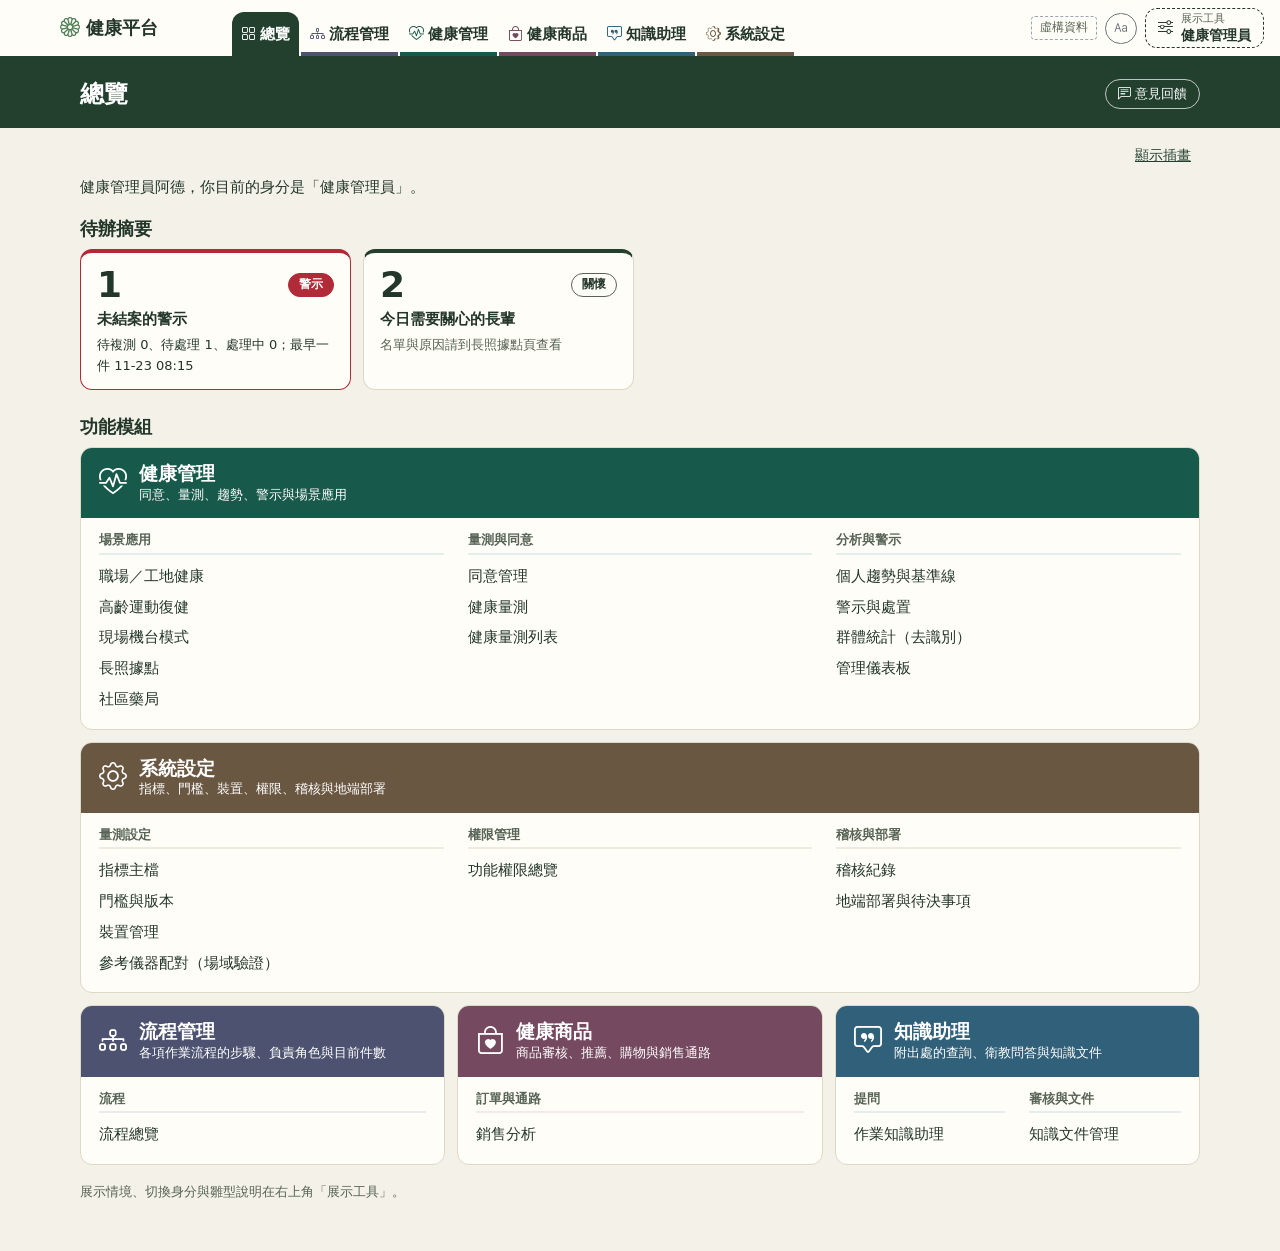
<file: index.html>
<!DOCTYPE html>
<html lang="zh-Hant-TW">
<head>
  <meta charset="utf-8">
  <meta name="viewport" content="width=device-width, initial-scale=1.0">
  <title>健康平台雛型</title>
  <link href="assets/vendor/bootstrap/bootstrap.min.css" rel="stylesheet">
  <link href="assets/vendor/bootstrap-icons/bootstrap-icons.css" rel="stylesheet">
  <link href="css/proto.css" rel="stylesheet">
</head>
<body>
  <header class="topbar">
    <button type="button" class="rail-toggle" data-act="toggleSidebar" aria-label="開合模組選單" aria-controls="rail"><i class="bi bi-list" aria-hidden="true"></i></button>
    <a href="#/home" class="brand"><i class="bi bi-flower1" aria-hidden="true"></i>健康平台</a>
    <nav class="modtabs" id="modtabs" aria-label="系統模組"></nav>
    <div class="tools">
      <span class="proto-tag"><span class="proto-long">雛型，</span>虛構資料</span>
      <button type="button" class="btn btn-outline-secondary btn-sm" data-act="toggleBig" title="大字高對比（NFR-09）" aria-label="大字高對比"><i class="bi bi-type" aria-hidden="true"></i> <span>大字</span></button>
      <button type="button" class="demo-btn" data-act="openDemoTools" aria-controls="demoDrawer" aria-haspopup="dialog"><i class="bi bi-sliders" aria-hidden="true"></i><span class="demo-btn-text"><small>展示工具</small><span id="who"></span></span></button>
    </div>
  </header>

  <div class="shell">
    <nav class="rail" id="rail" aria-label="模組內頁面"></nav>
    <main class="main">
      <div class="pageband">
        <h1 id="page-title"></h1>
        <span class="print-only">雛型，虛構資料</span>
        <div class="tags" id="page-tags"></div>
        <button type="button" class="feedback-btn no-print" data-act="openFeedback"><i class="bi bi-chat-left-text" aria-hidden="true"></i> 意見回饋</button>
      </div>
      <section id="view" class="section content"></section>
    </main>
  </div>

  <aside class="guide no-print" id="guide" aria-label="展示引導" hidden></aside>

  <div class="offcanvas offcanvas-end demo-drawer no-print" id="demoDrawer" tabindex="-1" aria-labelledby="demoDrawerTitle">
    <div class="offcanvas-header">
      <h2 class="offcanvas-title" id="demoDrawerTitle">展示工具</h2>
      <button type="button" class="btn-close" data-bs-dismiss="offcanvas" aria-label="關閉"></button>
    </div>
    <div class="offcanvas-body">
      <p class="small text-muted">這裡的功能只供展示雛型使用，正式系統不會提供。</p>
      <label for="persona" class="form-label fw-bold">目前身分</label>
      <select id="persona" class="form-select mb-3"></select>
      <button type="button" class="btn btn-outline-danger btn-sm" data-act="reset"><i class="bi bi-arrow-counterclockwise" aria-hidden="true"></i> 重置資料</button>
      <h3 class="drawer-title">展示情境</h3>
      <p class="small text-muted">按下按鈕會切換成指定身分、開啟對應頁面，並在左下角顯示逐步引導。</p>
      <div id="demoDrawerList"></div>
      <div id="demoDrawerAbout"></div>
    </div>
  </div>

  <div class="modal fade" id="modal" tabindex="-1" aria-hidden="true">
    <div class="modal-dialog modal-dialog-centered modal-lg modal-dialog-scrollable">
      <div class="modal-content">
        <div class="modal-header">
          <h5 class="modal-title" id="modal-title"></h5>
          <button type="button" class="btn-close" data-bs-dismiss="modal" aria-label="關閉"></button>
        </div>
        <div class="modal-body" id="modal-body"></div>
        <div class="modal-footer" id="modal-foot"></div>
      </div>
    </div>
  </div>

  <div class="toast-container position-fixed bottom-0 end-0 p-3" id="toasts" role="status" aria-live="polite"></div>

  <script src="assets/vendor/bootstrap/bootstrap.bundle.min.js"></script>
  <script src="assets/vendor/chartjs/chart.umd.js"></script>
  <script src="js/data.js"></script>
  <script src="js/core.js"></script>
  <script src="js/views-measure.js"></script>
  <script src="js/views-care.js"></script>
  <script src="js/views-admin.js"></script>
  <script src="js/views-commerce.js"></script>
  <script src="js/views-assistant.js"></script>
  <script src="js/queue.js"></script>
  <script src="js/views-permissions.js"></script>
  <script src="js/views-flows.js"></script>
  <script src="js/modules.js"></script>
  <script src="js/extras.js"></script>
  <script>App.start();</script>
</body>
</html>
</file>
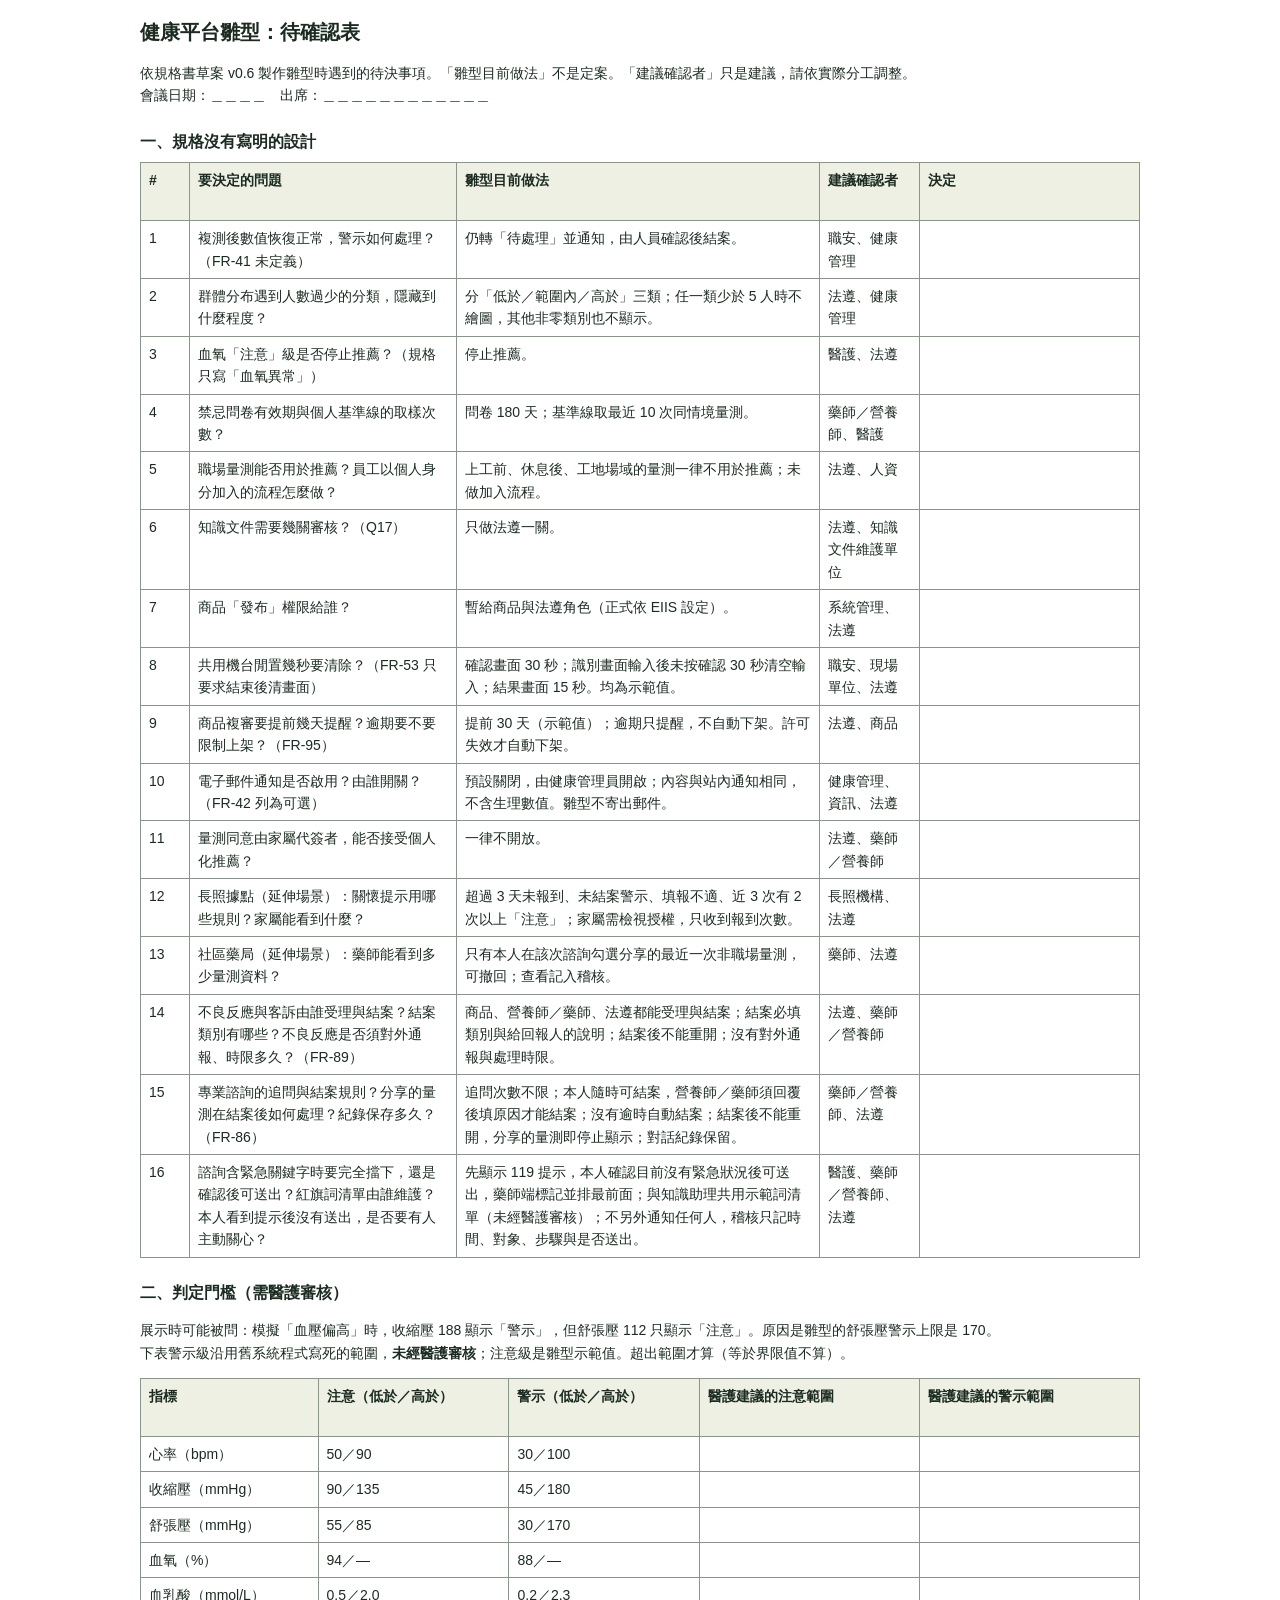
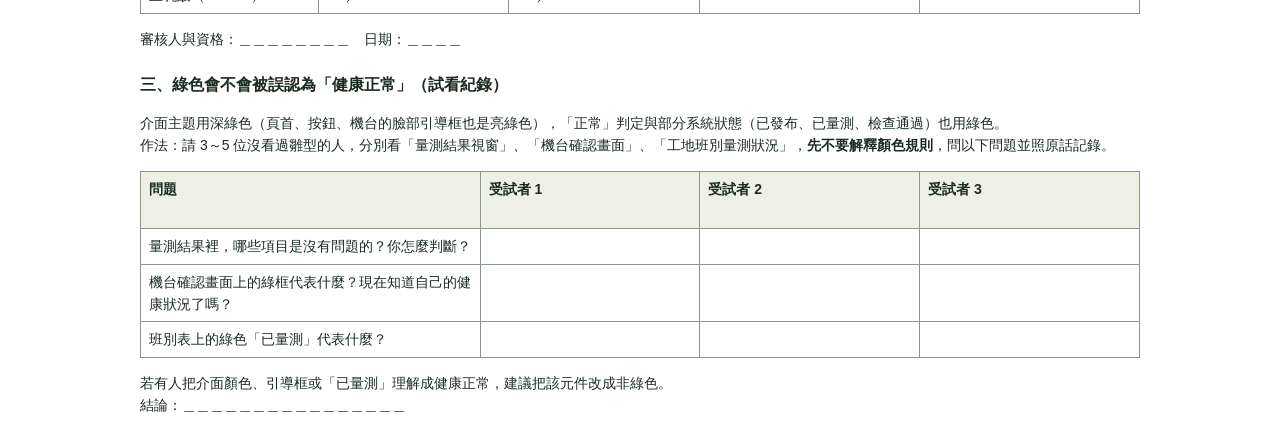
<file: docs/確認表.html>
<!DOCTYPE html>
<html lang="zh-Hant-TW">
<head>
<meta charset="utf-8">
<meta name="viewport" content="width=device-width, initial-scale=1.0">
<title>雛型待確認表</title>
<style>
  body { margin: 0 auto; max-width: 1000px; padding: 16px; color: #1c2b21; font: 14px/1.6 "Noto Sans TC", "Microsoft JhengHei", sans-serif; }
  h1 { font-size: 20px; margin: 0 0 4px; }
  h2 { font-size: 16px; margin: 22px 0 8px; }
  .wrap { overflow-x: auto; }
  table { width: 100%; border-collapse: collapse; min-width: 640px; }
  th, td { border: 1px solid #8a968c; padding: 6px 8px; text-align: left; vertical-align: top; }
  th { background: #eef0e4; }
  .no { width: 32px; }
  .fill { width: 22%; height: 3.2em; }
  .who { width: 10%; }
  tr { break-inside: avoid; }
  h2 { break-after: avoid; }
  @page { size: A4 landscape; margin: 12mm; }
  @media print { body { padding: 0; max-width: none; font-size: 10.5pt; } }
</style>
</head>
<body>
<h1>健康平台雛型：待確認表</h1>
<p>依規格書草案 v0.6 製作雛型時遇到的待決事項。「雛型目前做法」不是定案。「建議確認者」只是建議，請依實際分工調整。<br>會議日期：＿＿＿＿　出席：＿＿＿＿＿＿＿＿＿＿＿＿</p>

<h2>一、規格沒有寫明的設計</h2>
<div class="wrap"><table>
<tr><th class="no">#</th><th>要決定的問題</th><th>雛型目前做法</th><th class="who">建議確認者</th><th class="fill">決定</th></tr>
<tr><td>1</td><td>複測後數值恢復正常，警示如何處理？（FR-41 未定義）</td><td>仍轉「待處理」並通知，由人員確認後結案。</td><td>職安、健康管理</td><td></td></tr>
<tr><td>2</td><td>群體分布遇到人數過少的分類，隱藏到什麼程度？</td><td>分「低於／範圍內／高於」三類；任一類少於 5 人時不繪圖，其他非零類別也不顯示。</td><td>法遵、健康管理</td><td></td></tr>
<tr><td>3</td><td>血氧「注意」級是否停止推薦？（規格只寫「血氧異常」）</td><td>停止推薦。</td><td>醫護、法遵</td><td></td></tr>
<tr><td>4</td><td>禁忌問卷有效期與個人基準線的取樣次數？</td><td>問卷 180 天；基準線取最近 10 次同情境量測。</td><td>藥師／營養師、醫護</td><td></td></tr>
<tr><td>5</td><td>職場量測能否用於推薦？員工以個人身分加入的流程怎麼做？</td><td>上工前、休息後、工地場域的量測一律不用於推薦；未做加入流程。</td><td>法遵、人資</td><td></td></tr>
<tr><td>6</td><td>知識文件需要幾關審核？（Q17）</td><td>只做法遵一關。</td><td>法遵、知識文件維護單位</td><td></td></tr>
<tr><td>7</td><td>商品「發布」權限給誰？</td><td>暫給商品與法遵角色（正式依 EIIS 設定）。</td><td>系統管理、法遵</td><td></td></tr>
<tr><td>8</td><td>共用機台閒置幾秒要清除？（FR-53 只要求結束後清畫面）</td><td>確認畫面 30 秒；識別畫面輸入後未按確認 30 秒清空輸入；結果畫面 15 秒。均為示範值。</td><td>職安、現場單位、法遵</td><td></td></tr>
<tr><td>9</td><td>商品複審要提前幾天提醒？逾期要不要限制上架？（FR-95）</td><td>提前 30 天（示範值）；逾期只提醒，不自動下架。許可失效才自動下架。</td><td>法遵、商品</td><td></td></tr>
<tr><td>10</td><td>電子郵件通知是否啟用？由誰開關？（FR-42 列為可選）</td><td>預設關閉，由健康管理員開啟；內容與站內通知相同，不含生理數值。雛型不寄出郵件。</td><td>健康管理、資訊、法遵</td><td></td></tr>
<tr><td>11</td><td>量測同意由家屬代簽者，能否接受個人化推薦？</td><td>一律不開放。</td><td>法遵、藥師／營養師</td><td></td></tr>
<tr><td>12</td><td>長照據點（延伸場景）：關懷提示用哪些規則？家屬能看到什麼？</td><td>超過 3 天未報到、未結案警示、填報不適、近 3 次有 2 次以上「注意」；家屬需檢視授權，只收到報到次數。</td><td>長照機構、法遵</td><td></td></tr>
<tr><td>13</td><td>社區藥局（延伸場景）：藥師能看到多少量測資料？</td><td>只有本人在該次諮詢勾選分享的最近一次非職場量測，可撤回；查看記入稽核。</td><td>藥師、法遵</td><td></td></tr>
<tr><td>14</td><td>不良反應與客訴由誰受理與結案？結案類別有哪些？不良反應是否須對外通報、時限多久？（FR-89）</td><td>商品、營養師／藥師、法遵都能受理與結案；結案必填類別與給回報人的說明；結案後不能重開；沒有對外通報與處理時限。</td><td>法遵、藥師／營養師</td><td></td></tr>
<tr><td>15</td><td>專業諮詢的追問與結案規則？分享的量測在結案後如何處理？紀錄保存多久？（FR-86）</td><td>追問次數不限；本人隨時可結案，營養師／藥師須回覆後填原因才能結案；沒有逾時自動結案；結案後不能重開，分享的量測即停止顯示；對話紀錄保留。</td><td>藥師／營養師、法遵</td><td></td></tr>
<tr><td>16</td><td>諮詢含緊急關鍵字時要完全擋下，還是確認後可送出？紅旗詞清單由誰維護？本人看到提示後沒有送出，是否要有人主動關心？</td><td>先顯示 119 提示，本人確認目前沒有緊急狀況後可送出，藥師端標記並排最前面；與知識助理共用示範詞清單（未經醫護審核）；不另外通知任何人，稽核只記時間、對象、步驟與是否送出。</td><td>醫護、藥師／營養師、法遵</td><td></td></tr>
</table></div>

<h2>二、判定門檻（需醫護審核）</h2>
<p>展示時可能被問：模擬「血壓偏高」時，收縮壓 188 顯示「警示」，但舒張壓 112 只顯示「注意」。原因是雛型的舒張壓警示上限是 170。<br>
下表警示級沿用舊系統程式寫死的範圍，<strong>未經醫護審核</strong>；注意級是雛型示範值。超出範圍才算（等於界限值不算）。</p>
<div class="wrap"><table>
<tr><th>指標</th><th>注意（低於／高於）</th><th>警示（低於／高於）</th><th class="fill">醫護建議的注意範圍</th><th class="fill">醫護建議的警示範圍</th></tr>
<tr><td>心率（bpm）</td><td>50／90</td><td>30／100</td><td></td><td></td></tr>
<tr><td>收縮壓（mmHg）</td><td>90／135</td><td>45／180</td><td></td><td></td></tr>
<tr><td>舒張壓（mmHg）</td><td>55／85</td><td>30／170</td><td></td><td></td></tr>
<tr><td>血氧（%）</td><td>94／—</td><td>88／—</td><td></td><td></td></tr>
<tr><td>血乳酸（mmol/L）</td><td>0.5／2.0</td><td>0.2／2.3</td><td></td><td></td></tr>
</table></div>
<p>審核人與資格：＿＿＿＿＿＿＿＿　日期：＿＿＿＿</p>

<h2>三、綠色會不會被誤認為「健康正常」（試看紀錄）</h2>
<p>介面主題用深綠色（頁首、按鈕、機台的臉部引導框也是亮綠色），「正常」判定與部分系統狀態（已發布、已量測、檢查通過）也用綠色。<br>
作法：請 3～5 位沒看過雛型的人，分別看「量測結果視窗」、「機台確認畫面」、「工地班別量測狀況」，<strong>先不要解釋顏色規則</strong>，問以下問題並照原話記錄。</p>
<div class="wrap"><table>
<tr><th>問題</th><th class="fill">受試者 1</th><th class="fill">受試者 2</th><th class="fill">受試者 3</th></tr>
<tr><td>量測結果裡，哪些項目是沒有問題的？你怎麼判斷？</td><td></td><td></td><td></td></tr>
<tr><td>機台確認畫面上的綠框代表什麼？現在知道自己的健康狀況了嗎？</td><td></td><td></td><td></td></tr>
<tr><td>班別表上的綠色「已量測」代表什麼？</td><td></td><td></td><td></td></tr>
</table></div>
<p>若有人把介面顏色、引導框或「已量測」理解成健康正常，建議把該元件改成非綠色。<br>結論：＿＿＿＿＿＿＿＿＿＿＿＿＿＿＿＿</p>
</body>
</html>
</file>
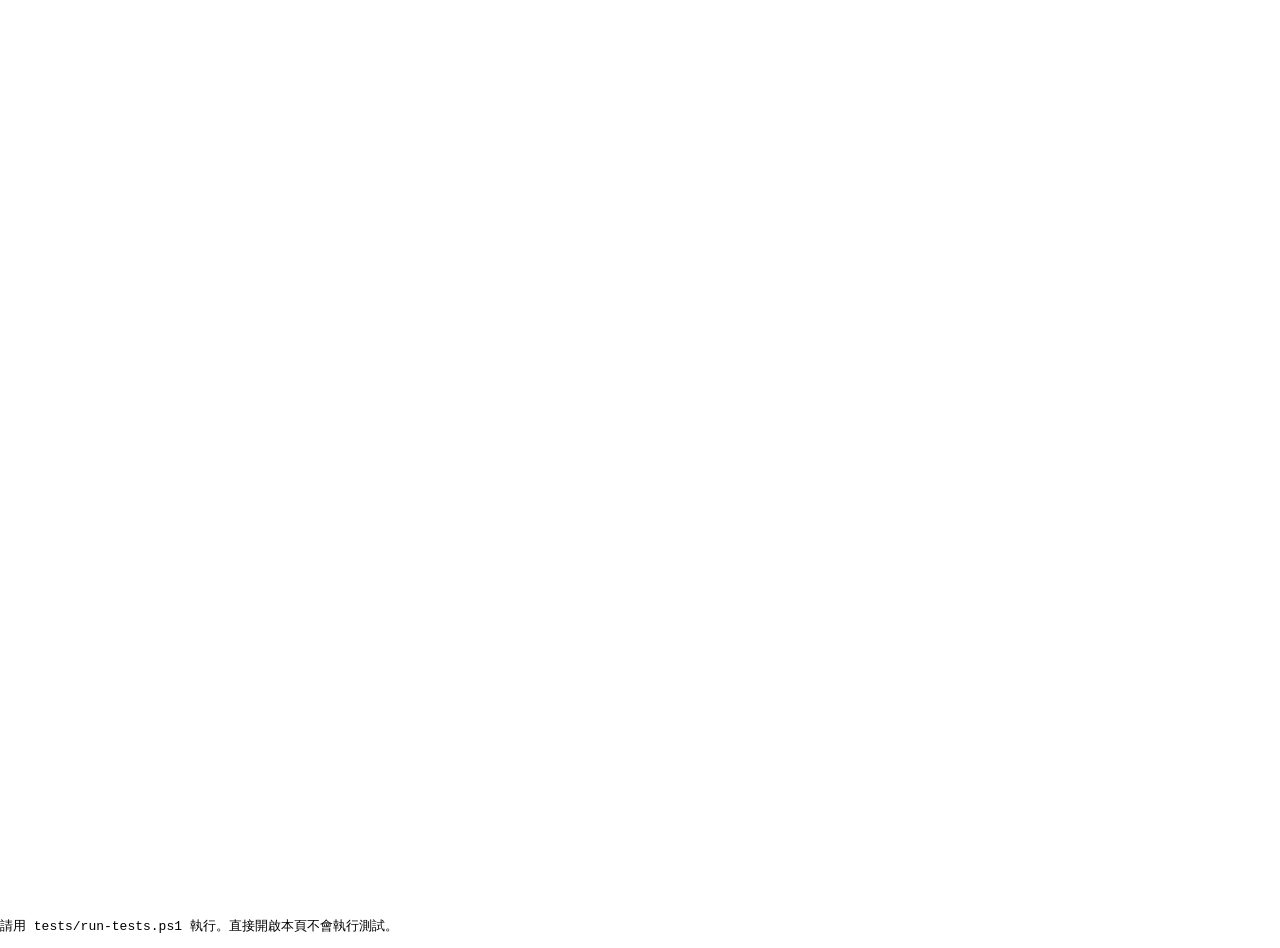
<file: tests/scenarios.html>
<!DOCTYPE html><meta charset="utf-8"><body style="margin:0"><iframe id="f" style="border:0;height:900px"></iframe><pre id="out">RUNNING</pre>
<script>
// 展示情境測試：由 tests/run-tests.ps1 執行。測試會清除雛型的瀏覽器資料，所以只在帶 runner=1 時動作。
const q = new URLSearchParams(location.search), f = document.getElementById('f');
if (q.get('runner') !== '1') {
  document.getElementById('out').textContent = '請用 tests/run-tests.ps1 執行。直接開啟本頁不會執行測試。';
  throw new Error('not started by runner');
}
const W = +(q.get('w') || 1440), STOP = q.get('stop'), ONLY = q.get('only');
f.style.width = W + 'px';
const sleep = ms => new Promise(r => setTimeout(r, ms));
const res = { w: W, checks: [], errors: [], contrast: {}, overflow: {} };
let w, d, scen = '', toasts = [];
const run = c => w.eval(c);
const ok = (name, cond, detail = '') => res.checks.push({ s: scen, name, pass: !!cond, detail: cond ? '' : String(detail).slice(0, 260) });
const txt = sel => (d.querySelector(sel)?.innerText || '').replace(/\s+/g, ' ');
const view = () => txt('#view');
const modalOpen = () => d.querySelector('#modal').classList.contains('show');
const modalText = () => modalOpen() ? txt('#modal') : '';
const lastToasts = () => toasts.join(' ｜ ');
async function fresh() {
  await new Promise(r => { f.onload = r; if (!f.src) f.src = q.get('app'); else { w.localStorage.clear(); w.location.hash = ''; w.location.reload(); } });
  await sleep(300);
  if (!fresh.cleared) { fresh.cleared = true; w = f.contentWindow; w.localStorage.clear(); await new Promise(r => { f.onload = r; w.location.reload(); }); await sleep(300); }
  w = f.contentWindow; d = w.document; toasts = [];
  w.addEventListener('error', e => res.errors.push(scen + ': ' + e.message));
  const ce = w.console.error; w.console.error = (...a) => { res.errors.push(scen + ' console: ' + a.join(' ')); ce.apply(w.console, a); };
  new w.MutationObserver(ms => ms.forEach(m => m.addedNodes.forEach(n => n.nodeType === 1 && toasts.push(n.innerText.trim() || n.textContent.trim())))).observe(d.querySelector('#toasts'), { childList: true });
}
async function as(uid) { const s = d.querySelector('#persona'); s.value = uid; s.dispatchEvent(new w.Event('change', { bubbles: true })); await sleep(600); }
async function go(p) { if (w.location.hash === '#/' + p) run('App.render()'); else w.location.hash = '#/' + p; await sleep(600); }
async function click(sel, label) {
  const el = typeof sel === 'string' ? d.querySelector(sel) : sel;
  if (!el) { ok(`找得到可點的元素：${label || sel}`, false, '畫面上沒有這個元素'); return false; }
  toasts = []; el.click(); await sleep(700); return true;
}
const btn = (text, root = '#view') => [...d.querySelectorAll(root + ' button')].find(b => b.textContent.trim().includes(text));
async function set(sel, value) {
  const el = d.querySelector(sel);
  if (!el) { ok('找得到欄位 ' + sel, false); return; }
  el.value = value; toasts = []; el.dispatchEvent(new w.Event('change', { bubbles: true })); await sleep(500);
}
async function openDrawer() { await click('[data-act=openDemoTools]', '展示工具'); await sleep(300); }
const drawerOpen = () => d.querySelector('#demoDrawer').classList.contains('show');
async function closeM() { if (modalOpen()) { d.querySelector('#modal .btn-close').click(); await sleep(700); } }
async function measure(scenario) {
  await closeM();
  d.querySelector('[name=scenario]').value = scenario;
  toasts = []; d.querySelector('#measureForm button').click(); await sleep(5200);
}
function audit(name) {
  const cv = d.createElement('canvas'); cv.width = cv.height = 1; const cx = cv.getContext('2d', { willReadFrequently: true });
  const rgba = c => { cx.clearRect(0, 0, 1, 1); cx.fillStyle = c; cx.fillRect(0, 0, 1, 1); const p = cx.getImageData(0, 0, 1, 1).data; return [p[0], p[1], p[2], p[3] / 255]; };
  const mix = (a, b) => [0, 1, 2].map(i => a[i] * a[3] + b[i] * (1 - a[3])).concat(1);
  const lum = c => { const v = [0, 1, 2].map(i => { const s = c[i] / 255; return s <= .03928 ? s / 12.92 : Math.pow((s + .055) / 1.055, 2.4); }); return .2126 * v[0] + .7152 * v[1] + .0722 * v[2]; };
  const bgOf = el => { const st = []; for (let e = el; e; e = e.parentElement) { const c = rgba(w.getComputedStyle(e).backgroundColor); if (c[3] > 0) { st.push(c); if (c[3] >= 1) break; } } return st.reverse().reduce((a, c) => mix(c, a), [255, 255, 255, 1]); };
  const roots = modalOpen() ? [d.querySelector('#modal .modal-content'), d.querySelector('#toasts')] : drawerOpen() ? [d.querySelector('#demoDrawer')] : [d.querySelector('#view'), d.querySelector('#toasts')];
  const side = d.querySelector('#demoDrawer .offcanvas-body');
  if (drawerOpen() && side.scrollWidth - side.clientWidth > 1) res.overflow[name + '(drawer)'] = side.scrollWidth - side.clientWidth;
  for (const root of roots) for (const el of root.querySelectorAll('*')) {
    if (![...el.childNodes].some(n => n.nodeType === 3 && n.textContent.trim())) continue;
    if (el.closest('option,select,svg,.visually-hidden,:disabled,.disabled')) continue;
    const r = el.getBoundingClientRect(), s = w.getComputedStyle(el);
    if (!r.width || !r.height || s.visibility === 'hidden') continue;
    const bg = bgOf(el), fg = mix(rgba(s.color), bg), a = lum(fg), b = lum(bg), ratio = (Math.max(a, b) + .05) / (Math.min(a, b) + .05);
    const size = parseFloat(s.fontSize), large = size >= 24 || (size >= 18.66 && +s.fontWeight >= 700);
    if (ratio < (large ? 3 : 4.5)) res.contrast[`${el.tagName.toLowerCase()}.${el.className} fg=${fg.slice(0, 3).map(Math.round)} bg=${bg.slice(0, 3).map(Math.round)}`] ??= { ratio: +ratio.toFixed(2), at: name, text: el.textContent.trim().slice(0, 24) };
  }
  const over = d.documentElement.scrollWidth - d.documentElement.clientWidth;
  if (over > 1) res.overflow[name] = over;
  const body = d.querySelector('#modal .modal-body');
  if (modalOpen() && body.scrollWidth - body.clientWidth > 1) res.overflow[name + '(modal)'] = body.scrollWidth - body.clientWidth;
}
async function snap(name) { await sleep(200); audit(name); if (STOP === name) throw 'STOP'; }

const S = {
  async '1 同意控管'() {
    await as('u_sub3'); await go('measure');
    ok('未同意時顯示「尚無有效同意」', view().includes('尚無有效同意'), view());
    const before = run('DB.records.length');
    await measure('normal');
    ok('未同意按開始量測會被拒絕且不產生紀錄', lastToasts().includes('系統拒絕') && run('DB.records.length') === before && !modalOpen(), lastToasts() + modalText());
    await snap('s1-denied');
    await click('[data-act=bypassApi]');
    ok('略過畫面呼叫 API 也被拒絕', lastToasts().includes('系統拒絕'), lastToasts());
    await go('consent');
    await click(btn('確認簽署'), '確認簽署');
    ok('未勾「量測與儲存」不能簽署', lastToasts().includes('未勾選'), lastToasts());
    d.querySelector('[name=measure]').click(); await click(btn('確認簽署'), '確認簽署');
    ok('簽署成功', view().includes('目前有效同意') && lastToasts().includes('已記錄同意'), lastToasts());
    await go('measure'); await click('[data-check=light]');
    ok('引導未達標：按鈕停用且顯示「未達」', d.querySelector('#measureForm button').disabled && view().includes('未達：光線充足'), view());
    await snap('s1-guide-fail');
    await click('[data-check=light]');
    await measure('normal');
    ok('簽署後可量測並顯示結果視窗', modalText().includes('檢測結果') && run('DB.records.length') === before + 1, modalText() + lastToasts());
    await snap('s1-result'); await closeM();
  },
  async '2 警示'() {
    await as('u_sub1'); await go('measure'); const n = run('DB.alerts.length');
    await measure('high');
    ok('第一次血壓偏高：要求複測', modalText().includes('請休息後再量一次') && run('DB.alerts.length') === n + 1 && run('DB.alerts[0].status') === '待複測', modalText());
    ok('複測前不發通知', !run('DB.notifications.some(x=>x.alert===DB.alerts[0].id)'));
    await snap('s2-retest');
    await measure('high');
    ok('第二次仍偏高：已通知', modalText().includes('已通知負責人員') && run('DB.alerts[0].status') === '待處理', modalText());
    ok('通知內容不含生理數值', run('DB.notifications.filter(x=>x.alert===DB.alerts[0].id).every(x=>!/188|112|mmHg/.test(x.text.replace(x.alert,"")))'));
    await snap('s2-notified'); await closeM();
    await as('u_ohs'); await go('alerts');
    const id = run('DB.alerts[0].id');
    ok('職安人員看得到通知與事件', view().includes(id) && !view().includes('沒有待處理通知'), view());
    await click(`[data-act=openAlertDetail][data-id="${id}"]`);
    ok('開啟處置視窗', modalText().includes('處理歷程'), modalText());
    await snap('s2-detail');
    d.querySelector('#alertForm [name=close]').click();
    await click('#modal button[form=alertForm]');
    ok('結案未填備註被拒絕', lastToasts().includes('結案必須填寫備註') && run(`DB.alerts.find(a=>a.id==='${id}').status`) !== '已結案', lastToasts());
    d.querySelector('#alertForm [name=note]').value = '已確認當事人狀況（測試）';
    await click('#modal button[form=alertForm]');
    ok('填備註後結案', run(`DB.alerts.find(a=>a.id==='${id}').status`) === '已結案' && !modalOpen(), lastToasts() + modalText());
    await snap('s2-closed');
  },
  async '3 品質與秒數'() {
    await as('u_sub1'); await go('measure'); const n = run('DB.alerts.length');
    await measure('poor');
    ok('品質不足：提示重測、全部無法估測', modalText().includes('訊號品質不足') && run('Object.values(DB.records.at(-1).values).every(v=>v.value===null)'), modalText());
    ok('品質不足不產生警示', run('DB.alerts.length') === n);
    await snap('s3-poor'); await closeM();
    await measure('down');
    ok('服務中斷：顯示量測失敗', modalText().includes('量測失敗'), modalText());
    await snap('s3-down'); await closeM();
    await measure('host');
    ok('未核准主機：拒絕量測', lastToasts().includes('不在核准清單'), lastToasts());
    await as('u_admin'); await go('metrics'); await click('[data-change=metricEnable][data-code=RR]');
    await go('measure'); await set('[data-key=msid]', 'S01'); await measure('normal');
    ok('秒數不足：呼吸頻率不給數值並說明原因', run('DB.records.at(-1).values.RR.value') === null && modalText().includes('量測長度不足'), modalText());
    await snap('s3-short'); await closeM();
  },
  async '4 門檻版本'() {
    await as('u_admin'); await go('thresholds');
    const old = run("JSON.stringify(DB.records.filter(r=>r.subject==='S01').map(r=>[r.id,r.values.SBP.judge,r.values.SBP.thr]))");
    await click('[data-act=editThr][data-id=T2]');
    ok('開啟新版本視窗', modalText().includes('建立 T2 新版本'), modalText());
    await snap('s4-form');
    d.querySelector('#thrForm [name=watchHi]').value = '120'; d.querySelector('#thrForm [name=note]').value = '測試用新版';
    await click('#modal button[form=thrForm]');
    ok('新增 T2 v2', run("DB.thresholds.some(t=>t.id==='T2'&&t.version===2)") && !modalOpen(), lastToasts() + modalText());
    ok('歷史判定與引用版本不變', run("JSON.stringify(DB.records.filter(r=>r.subject==='S01').map(r=>[r.id,r.values.SBP.judge,r.values.SBP.thr]))") === old);
    await go('measure'); await set('[data-key=msid]', 'S01'); await measure('normal');
    ok('新量測改用 T2 v2', run('DB.records.at(-1).values.SBP.thr') === 'T2 v2', run('DB.records.at(-1).values.SBP.thr'));
    await closeM();
  },
  async '5 群體分布'() {
    await as('u_mgr'); await go('group');
    ok('預設顯示收縮壓分布圖', !!d.querySelector('#dist'), view());
    await snap('s5-chart');
    await set('[data-key=gdept]', 'adm');
    ok('行政部：少於 5 人不顯示', view().includes('少於 5 人') && !d.querySelector('#dist'), view());
    await set('[data-key=gdept]', 'eng');
    ok('工程部：相減只剩 3 人不顯示', view().includes('只剩 3 人') && !d.querySelector('#dist'), view());
    await snap('s5-hidden');
  },
  async '6 商品審核'() {
    await as('u_merch'); await go('products');
    await click('[data-act=openProduct][data-id=P005]');
    ok('P005 顯示文案禁用詞', modalText().includes('禁用詞') && modalText().includes('保證有效'), modalText());
    await snap('s6-p005');
    await click(btn('送審', '#modal'), '送審');
    ok('有問題的文案無法送審', lastToasts().includes('系統拒絕'), lastToasts()); await closeM();
    const open = async u => { await as(u); await go('products'); await click('[data-act=openProduct][data-id=P004]'); };
    const status = () => run("productById('P004').status");
    await open('u_sys'); await click('[data-act=approveProduct]');
    ok('系統管理者審核被拒絕', lastToasts().includes('系統拒絕') && status() === '待專業審核', lastToasts()); await closeM();
    await open('u_nutri'); await click('[data-act=approveProduct]');
    ok('資格到期的營養師被拒絕', lastToasts().includes('到期') && status() === '待專業審核', lastToasts()); await closeM();
    await open('u_pharm'); await click('[data-act=approveProduct]');
    ok('藥師專業審核通過', status() === '待法遵審核', lastToasts() + status()); await closeM();
    await open('u_legal1'); await snap('s6-legal'); await click('[data-act=approveProduct]');
    ok('法遵審核通過', status() === '已核准', lastToasts() + status());
    await click('[data-act=publishProduct]');
    ok('發布成功且前台上架', status() === '已發布' && run("!!liveProduct(productById('P004'))"), lastToasts() + status());
    await snap('s6-published'); await closeM();
  },
  async '7 推薦'() {
    await as('u_sub2'); await go('recommend');
    ok('指標未驗證時不推薦', view().includes('尚未完成驗證') && !d.querySelector('#view [data-act=addCart], #view [data-act=outLink]'), view());
    await snap('s7-none');
    await as('u_admin'); await go('metrics'); await set('[data-change=metricLevel][data-code=SBP]', '已驗證');
    await as('u_sub2'); await go('recommend');
    const has = () => !!d.querySelector('#view [data-act=addCart], #view [data-act=outLink]');
    ok('改為已驗證後出現推薦商品', has(), view().slice(view().indexOf('安全檢查')));
    await snap('s7-items');
    const flag = () => [...d.querySelectorAll('[name=flag]')].find(x => x.value === '孕期或哺乳');
    flag().click(); await click(btn('送出問卷'), '送出問卷');
    ok('勾禁忌後推薦停止', !has() && view().includes('共通排除族群'), view());
    await snap('s7-contra');
    flag().click(); await click(btn('送出問卷'), '送出問卷');
    ok('取消禁忌後推薦恢復', has(), view());
    await go('lifelog'); await click('#view [data-change=symptom]', '生活紀錄的不適開關');
    await snap('s7-symptom');
    await go('recommend');
    ok('回報不適後推薦停止', !has() && view().includes('有不適症狀'), view());
  },
  async '8 電商下架'() {
    await as('u_merch'); await go('channels'); await click('[data-change=syncFail]');
    await go('products'); await click('[data-act=openProduct][data-id=P002]');
    await click('[data-act=takedownProduct]');
    ok('P002 緊急下架', run("productById('P002').offline") === true, lastToasts()); await snap('s8-down'); await closeM();
    await go('channels');
    ok('顯示同步失敗與不一致告警', view().includes('失敗') && view().includes('不一致'), view());
    await snap('s8-alert');
    await click('[data-act=retrySync]');
    ok('仍模擬失敗時重試，會留下新的失敗紀錄', run('DB.syncLog[0].result') === '失敗');
    await click('[data-change=syncFail]'); await click('[data-act=retrySync]');
    ok('取消模擬失敗後重試成功，平台已下架', run('DB.syncLog[0].result') === '成功' && !run("'P002' in DB.platformCopy"), view());
    await snap('s8-retry');
  },
  async '9 自建購物'() {
    await as('u_sub1'); await go('shop');
    await click('[data-act=addCart][data-id=P003]'); await click('[data-act=checkout]');
    ok('下單成功', run('DB.orders.length') === 1, lastToasts());
    await click('[data-act=pay][data-sig=ok]');
    ok('合法通知：入帳開發票', run('DB.orders[0].paid') && lastToasts().includes('入帳'), lastToasts());
    const inv = run('DB.orders[0].invoice');
    await click('[data-act=pay][data-sig=ok]');
    ok('重送通知：不重複入帳', lastToasts().includes('重複通知') && run('DB.orders[0].invoice') === inv, lastToasts());
    await click('[data-act=pay][data-sig=bad]');
    ok('偽造簽章：拒絕', lastToasts().includes('簽章驗證失敗'), lastToasts());
    await snap('s9-pay');
    await as('u_merch'); await go('orders'); await set('[data-key=lot]', 'L2610B');
    const hit = d.querySelectorAll('#view table')[2]?.innerText || '';
    ok('行銷用批號查到訂單', hit.includes(run('DB.orders[0].id')), hit);
    await snap('s9-lot');
  },
  async '10 知識助理'() {
    await as('u_ohs'); await go('assistant');
    await click('[data-act=askExample][data-q="量測失敗怎麼處理"]');
    ok('作業助理回答附出處', view().includes('[1]') && view().includes('量測注意事項'), view());
    await snap('s10-answer');
    await click('[data-act=openCite]'); ok('點出處開啟原文', modalText().includes('量測注意事項'), modalText()); await snap('s10-cite'); await closeM();
    await click('[data-act=aiFeedback]'); ok('回饋有記錄', lastToasts().includes('已記錄回饋'), lastToasts());
    await click('[data-act=askExample][data-q="公司年假有幾天"]'); ok('查不到就說查不到', view().includes('查不到相關'), view());
    await click('[data-act=askExample][data-q="作業員胸痛怎麼辦"]'); ok('作業助理紅旗分流', view().includes('請立即尋求協助'), view());
    await as('u_sub1'); await go('eduqa');
    await click('[data-act=askExample][data-q="量血壓前要注意什麼"]'); ok('衛教問答顯示審核原文', view().includes('已審核原文'), view());
    await click('[data-act=askExample][data-q="我血壓高要吃什麼藥"]'); ok('衛教禁答題引導', view().includes('不在衛教問答範圍'), view()); await snap('s10-forbidden');
    await click('[data-act=askExample][data-q="我突然胸悶喘不過氣"]'); ok('衛教紅旗題分流', view().includes('119') && view().includes('請立即尋求協助'), view()); await snap('s10-redflag');
    await as('u_legal1'); await go('kb'); await click('[data-act=kbRevoke][data-id=K01]');
    ok('撤銷 K01', run("kbById('K01').status") === '已撤銷', lastToasts());
    await click('[data-act=kbApprove][data-id=K06]'); ok('維護人不得審自己的文件', lastToasts().includes('系統拒絕'), lastToasts());
    await as('u_ohs'); await go('assistant'); await click('[data-act=askExample][data-q="量測失敗怎麼處理"]');
    ok('撤銷後不再引用 K01', !view().includes('量測注意事項（示範） v'), view());
    await as('u_legal2'); await go('kb'); await click('[data-act=kbApprove][data-id=K06]');
    ok('法遵乙核准 K06', run("kbById('K06').status") === '已核准', lastToasts());
    await snap('s10-kb');
    await as('u_ohs'); await go('assistant');
    d.querySelector('#view [name=q]').value = '高溫作業注意事項'; await click(btn('送出'), '送出');
    ok('核准後可檢索到 K06', view().includes('熱危害預防'), view());
  },
  async '11 總覽的展示情境按鈕'() {
    const n = run('DEMOS.length');
    for (let i = 0; i < n; i++) {
      await as('u_admin'); await go('home');
      const info = run(`JSON.stringify(DEMOS[${i}])`), demo = JSON.parse(info);
      await openDrawer();
      await click(d.querySelector(`#demoDrawer [data-act=goAs][data-user="${demo.user}"][data-to="${demo.to}"]`), demo.title);
      ok(`「${demo.title}」按鈕開啟對應頁面`, w.location.hash === '#/' + demo.to && run('DB.currentUser') === demo.user && !view().includes('沒有此功能權限'), w.location.hash + view().slice(0, 120));
    }
  },
  async '12 重置資料'() {
    const state = () => run('JSON.stringify([DB.consents.length, DB.records.length, !!activeConsent("S15")])');
    const initial = state();
    await as('u_sub3'); await go('consent');
    d.querySelector('[name=measure]').click(); await click(btn('確認簽署'), '確認簽署');
    await go('measure'); await measure('normal'); await closeM();
    await click('[data-act=toggleBig]');
    const changed = state();
    await click('[data-act=reset]');
    ok('按重置會先跳出確認視窗', modalText().includes('重置示範資料'), modalText());
    await snap('s12-confirm');
    await click('#modal [data-bs-dismiss=modal].btn-secondary');
    ok('按取消不會清除資料', !modalOpen() && state() === changed && changed !== initial, state());
    await click('[data-act=reset]');
    const reloaded = new Promise(r => { f.onload = () => r(true); });
    d.querySelector('#modal [data-act=resetConfirm]').click();
    const didReload = await Promise.race([reloaded, sleep(5000)]);
    await sleep(500); w = f.contentWindow; d = w.document;
    ok('確認後頁面重新載入', didReload);
    ok('回到總覽', w.location.hash === '#/home' && txt('#page-title') === '總覽', w.location.hash + ' ' + txt('#page-title'));
    ok('身分回到健康管理員阿德', run('DB.currentUser') === 'u_admin', run('DB.currentUser'));
    ok('操作紀錄清除、資料回到初始狀態', state() === initial, state() + ' vs ' + initial);
    ok('大字模式一併還原', !d.documentElement.classList.contains('big'));
  },
  async '13 現場機台模式'() {
    await as('u_op'); await go('kiosk');
    const shown = s => w.getComputedStyle(d.querySelector(s)).display !== 'none';
    ok('隱藏頂列與頁首', !shown('.topbar') && !shown('.pageband'));
    await snap('s13-id');
    const enter = async code => { d.querySelector('#view [name=code]').value = code; await click(btn('確認'), '確認'); };
    const atId = () => !!d.querySelector('#view [name=code]');
    await enter('S99'); ok('查無識別碼會被拒絕', lastToasts().includes('查無此識別碼') && atId(), lastToasts());
    await enter('S08'); ok('不在本場域的人員會被拒絕', lastToasts().includes('不在本場域') && atId(), lastToasts());
    await enter('S15'); ok('未同意者會被拒絕', lastToasts().includes('沒有有效同意') && atId(), lastToasts());
    await enter('s01'); ok('識別碼不分大小寫，顯示確認畫面', view().includes('王示範，您好'), view());
    await snap('s13-ready');
    const n = run('DB.records.length');
    await click('[data-act=kioskRun]');
    ok('完成量測並顯示結果', run('DB.records.length') === n + 1 && !!d.querySelector('#kioskLeft'), view());
    await snap('s13-result');
    await sleep(8000);
    const left = +txt('#kioskLeft');
    ok('倒數秒數會遞減', left > 0 && left < 15, txt('#kioskLeft'));
    await sleep(9000);
    ok('倒數結束自動清畫面，不殘留姓名與數值', atId() && !view().includes('王示範') && !d.querySelector('#view .metric-card'), view());
    await enter('S01'); await click('[data-act=kioskRun]'); await click('[data-act=kioskClear]');
    ok('按「完成」立即清畫面', atId() && !view().includes('王示範'), view());
    await sleep(17000);
    ok('清除後舊的倒數不再作用', atId(), view());

    await enter('S01'); await sleep(20000);
    const idleLeft = +txt('#kioskLeft');
    ok('確認畫面顯示倒數，20 秒時尚未清除', view().includes('王示範') && idleLeft > 0 && idleLeft <= 10, view());
    await sleep(12000);
    ok('確認畫面閒置超過 30 秒，自動清除姓名', atId() && !view().includes('王示範'), view());
    await enter('S01'); await sleep(20000); await click('[data-act=kioskRun]'); await sleep(11000);
    ok('開始量測後，確認畫面的倒數不再作用', !!d.querySelector('#view .metric-card'), view().slice(0, 200));
    await click('[data-act=kioskClear]');
    await enter('S01'); await go('home'); await go('kiosk');
    ok('不按「離開機台模式」就離開，再進入時不顯示前一人', atId() && !view().includes('王示範'), view());

    if (atId()) await enter('S01');
    await click('[data-act=kioskRun]'); await go('home'); await go('kiosk');
    ok('停在結果畫面時離開（未按按鈕），立即再進入也不顯示前一人結果', atId() && !d.querySelector('#view .metric-card'), view().slice(0, 200));
    if (d.querySelector('#view [data-act=kioskClear]')) await click('[data-act=kioskClear]');
    if (atId()) await enter('S01');
    await click('#view [data-act=kioskExit]', '離開機台模式');
    ok('「離開機台模式」回到總覽並恢復頂列', w.location.hash === '#/home' && !d.body.classList.contains('kiosk') && shown('.topbar'), w.location.hash);
    await go('kiosk');
    ok('按離開後再進入，從識別畫面開始', atId() && !view().includes('王示範'), view());
  },
  async '14 匯出 CSV'() {
    const files = [];
    const blobs = new Map();
    w.URL.createObjectURL = b => { const u = 'blob:test-' + blobs.size; blobs.set(u, b); return u; };
    w.URL.revokeObjectURL = () => {};
    const realClick = w.HTMLAnchorElement.prototype.click;
    w.HTMLAnchorElement.prototype.click = function () { if (this.download) files.push({ name: this.download, blob: blobs.get(this.getAttribute('href')) }); else realClick.call(this); };
    const read = async file => { const bytes = new Uint8Array(await file.blob.arrayBuffer()); const text = new TextDecoder().decode(bytes); return { bom: bytes[0] === 0xEF && bytes[1] === 0xBB && bytes[2] === 0xBF, lines: text.split('\r\n') }; };
    async function exportBy(act) {
      const before = files.length, logs = run('DB.exportLog.length');
      await click(`#view [data-act=${act}]`);
      if (files.length !== before + 1) { ok(`${act} 產生下載檔`, false, lastToasts()); return null; }
      ok(`${act} 產生下載檔並寫入匯出紀錄`, run('DB.exportLog.length') === logs + 1 && lastToasts().includes('匯出紀錄'), lastToasts());
      return { name: files.at(-1).name, ...await read(files.at(-1)) };
    }
    await as('u_sub1'); await go('history');
    let c = await exportBy('exportPersonal');
    if (c) {
      ok('個人報表：檔名、UTF-8 BOM、筆數正確', c.name === '個人報表_S01.csv' && c.bom && c.lines.length === run("recordsOf('S01').length") + 1, `${c.name} bom=${c.bom} lines=${c.lines.length}`);
      ok('個人報表：每列都有非醫療診斷聲明', c.lines.slice(1).every(l => l.includes('非醫療診斷')), c.lines[1]);
      ok('個人報表：不含「實驗中」指標', !c.lines[0].includes('呼吸頻率'), c.lines[0]);
    }
    await as('u_mgr'); await go('group');
    c = await exportBy('exportGroup');
    if (c) ok('群體彙總：只有三個分類，不含姓名', c.lines.length === 4 && !run('DB.subjects.map(s=>s.name)').some(n => c.lines.join().includes(n)), c.lines.join(' / '));
    await set('[data-key=gdept]', 'adm');
    ok('人數過少時沒有匯出按鈕', !d.querySelector('#view [data-act=exportGroup]'), view());
    await as('u_admin'); await go('reference');
    d.querySelector('#view [name=ref]').value = '999'; d.querySelector('#view [name=device]').value = '=1+1';
    await click(btn('新增'), '新增配對');
    c = await exportBy('exportRef');
    if (c) {
      const row = c.lines.find(l => l.includes('999')) || '';
      ok('參考值配對：公式開頭的文字加上單引號', row.includes('"\'=1+1"'), row);
      ok('參考值配對：負數差值仍是數字', /"-\d+\.\d{2}"/.test(row), row);
    }
    await go('audit');
    ok('稽核頁看得到匯出紀錄', view().includes('個人報表_S01') && view().includes('群體彙總') && view().includes('參考值配對'), view().slice(0, 400));
  },
  async '15 機台識別畫面閒置清除'() {
    await as('u_op'); await go('kiosk');
    const input = () => d.querySelector('#view [name=code]');
    const type = v => { input().value = v; input().dispatchEvent(new w.Event('input', { bubbles: true })); };
    type('S0'); await sleep(20000); type('S01'); await sleep(20000);
    ok('持續輸入會重新計時，距最後輸入 20 秒仍保留', input().value === 'S01', input().value);
    await sleep(12000);
    ok('距最後輸入超過 30 秒清空識別碼', input().value === '', input().value);
    type('S01'); await click(btn('確認'), '確認'); await sleep(12000);
    ok('確認後改用確認畫面的 30 秒倒數', view().includes('王示範') && +txt('#kioskLeft') > 10, view());
  },
  async '16 複審提醒與電子郵件'() {
    await as('u_merch'); await go('products');
    ok('列出即將到期與逾期的複審', view().includes('複審提醒') && view().includes('逾期 5 天') && view().includes('20 天內到期'), view().slice(0, 500));
    ok('逾期只提醒，不自動下架', run("!!liveProduct(productById('P003'))"));
    await snap('s16-review');
    await as('u_sub1'); await go('measure'); await measure('high'); await measure('high'); await closeM();
    ok('未啟用電子郵件時不產生寄送紀錄', run('DB.mails.length') === 0);
    await as('u_admin'); await go('alerts'); await click('#view [data-change=emailNotify]'); await click('#view [data-act=remind]', '模擬逾時提醒');
    ok('啟用後通知產生寄送紀錄', run('DB.mails.length') > 0 && view().includes('健康警示待處理通知'), view().slice(0, 500));
    ok('郵件內容不含生理數值', run('DB.mails.every(m=>!/188|112|mmHg|血壓/.test(m.subject + m.text.replace(m.alert,"")))'));
    await snap('s16-mail');
    await as('u_care');await go('alerts');
    ok('非健康管理員看不到開關，也看不到別人的郵件', !d.querySelector('#view [data-change=emailNotify]') && !view().includes('職安劉專員'), view().slice(0, 600));
  },
  async '17 待辦摘要與橫幅'() {
    await as('u_pharm'); await go('home');
    ok('藥師看到待審商品', txt('#view .todo').includes('等你審核的商品'), txt('#view .todo'));
    ok('待辦不列沒有權限的頁面', !txt('#view .todo').includes('警示'), txt('#view .todo'));
    await snap('s17-pro');
    await as('u_sub3'); await go('home');
    ok('未同意的受測者看到同意待辦', txt('#view .todo').includes('尚未同意量測'), txt('#view .todo'));
    ok('受測者預設顯示插畫', !!d.querySelector('#view .home-banner'));
    await click('#view [data-act=toggleBanner]');
    ok('可收合插畫', !d.querySelector('#view .home-banner'));
    await go('consent'); await go('home');
    ok('收合狀態會保留', !d.querySelector('#view .home-banner'));
    await as('u_admin'); await go('home');
    ok('內部人員預設收合插畫', !d.querySelector('#view .home-banner'));
    await click('#view [data-act=toggleBanner]');
    ok('可再展開', !!d.querySelector('#view .home-banner'));
    await as('u_sub3'); await go('home');
    ok('內部與受測者的收合設定分開記', !d.querySelector('#view .home-banner'));
  },
  async '18 展示引導'() {
    await as('u_admin'); await go('home');
    ok('每個展示情境都有引導步驟，且身分有權開啟該頁', run('DEMOS.every(x => GUIDE_STEPS[x.title]?.every(([, u, p]) => canOpen(p, DB.users.find(y => y.id === u))))'));
    await openDrawer();
    await click('#demoDrawer [data-act=goAs][data-user="u_care"][data-to="alerts"]', '警示與處置');
    const g = () => txt('#guide');
    ok('開始情境後顯示第 1 步', g().includes('警示與處置') && g().includes('1／3'), g());
    await click('#guide [data-act=guideNext]'); await click('#guide [data-act=guideNext]');
    await click('#guide [data-act=goAs]');
    ok('切到第 3 步會換身分與頁面', run('DB.currentUser') === 'u_ohs' && w.location.hash === '#/alerts' && g().includes('3／3'), g());
    await snap('s18-guide');
    await click('#guide [data-act=guideMin]');
    ok('可收合', !d.querySelector('#guide .guide-body'));
    await click('#guide [data-act=guideClose]');
    ok('可結束', d.querySelector('#guide').hidden);
  },
  async '19 意見回饋'() {
    w.localStorage.removeItem('health-proto-feedback'); run('feedback.length = 0');
    await as('u_sub1'); await go('measure');
    await click('[data-act=openFeedback]');
    ok('回饋視窗帶入目前頁面', modalText().includes('目前頁面：健康量測'), modalText());
    d.querySelector('#feedbackForm textarea').value = '<b>測試回饋</b>';
    await click('#modal button[form=feedbackForm]');
    ok('送出後列出回饋，HTML 以文字顯示', modalText().includes('<b>測試回饋</b>'), modalText());
    await snap('s19-feedback'); await closeM();
    await click('[data-act=reset]');
    const reloaded = new Promise(r => { f.onload = () => r(true); });
    d.querySelector('#modal [data-act=resetConfirm]').click();
    await Promise.race([reloaded, sleep(5000)]); await sleep(500); w = f.contentWindow; d = w.document;
    ok('重置示範資料不會清掉回饋', run('feedback.length') === 1);
    await click('[data-act=openFeedback]'); await click('#modal [data-act=clearFeedback]');
    ok('清除要按兩次', run('feedback.length') === 1);
    await click('#modal [data-act=clearFeedback]');
    ok('第二次按下才清除', run('feedback.length') === 0);
    await closeM();
  },
  async '20 長照據點'() {
    await as('u_day'); await go('daycare');
    const watch = () => txt('#view .col-lg-5 .card');
    ok('關懷名單列出超過 3 天未報到的長輩', watch().includes('魏玉蘭') && /\d+ 天未報到/.test(watch()), watch());
    ok('關懷名單列出近期多次「注意」的長輩', watch().includes('童添丁') && watch().includes('次「注意」以上'), watch());
    await snap('s20-daycare');
    await click('#view [data-act=familyNotify][data-sid=S36]');
    ok('家屬未授權時不能通知', lastToasts().includes('系統拒絕') && run('DB.familyMsgs.length') === 0, lastToasts());
    await click('#view [data-change=familyView][data-sid=S36]'); await click('#view [data-act=familyNotify][data-sid=S36]');
    ok('授權後可通知，內容不含生理數值', run('DB.familyMsgs.length') === 1 && run('!/mmHg|bpm|血壓|心率|血氧|\\d{3}/.test(DB.familyMsgs[0].text)'), run('JSON.stringify(DB.familyMsgs)'));
    await click('#view [data-act=daycareMeasure][data-sid=S33]');
    ok('「量測」帶入長輩與據點量測站', w.location.hash === '#/measure' && run("view.msid") === 'S33' && d.querySelector('[name=device]').value === 'CAM-D01', w.location.hash);
    await as('u_care'); await go('daycare');
    ok('沒有被指派的照護者看不到據點長輩', view().includes('沒有被指派') && !view().includes('童添丁'), view());
    await as('u_op'); await go('daycare');
    ok('操作員沒有此頁權限', view().includes('沒有此功能權限'), view());
  },
  async '21 社區藥局與代簽'() {
    ok('家屬代簽者不開放個人化推薦', run("recommend('S33').gates.some(g => !g.ok && g.why.includes('代簽'))") && run("recommend('S02').gates.every(g => g.label !== '量測同意由本人簽署' || g.ok)"));
    await as('u_sub1'); await go('recommend');
    ok('只有職場量測的人不能分享', d.querySelector('#view [name=share]').disabled && view().includes('職場量測不分享'), view().slice(-300));
    await as('u_sub2'); await go('recommend');
    d.querySelector('#view [name=q]').value = '測試：運動後可以補充什麼'; d.querySelector('#view [name=share]').click();
    await click('#view form[data-submit=askConsult] button', '送出諮詢');
    const id = run('DB.consults[0].id');
    ok('送出諮詢並附上最近一次量測', !!run('DB.consults[0].share') && lastToasts().includes('附上'), lastToasts());
    await as('u_pharm'); await go('pharmacy');
    ok('藥師看到分享的量測', view().includes('測試：運動後') && /收縮壓 \d/.test(view()), view().slice(0, 500));
    ok('查看分享的量測寫入稽核紀錄', run(`DB.accessLog.some(x => x.user === 'u_pharm' && x.what === '藥局諮詢 ${id}')`));
    await snap('s21-pharmacy');
    await as('u_nutri'); await go('pharmacy');
    ok('資格到期者看不到分享內容也不能回覆', view().includes('資格到期') && !/收縮壓 \d/.test(view()) && !d.querySelector('#view [data-submit=replyConsult]'), view().slice(0, 500));
    await as('u_admin'); await go('m-health');
    ok('健康管理員在「場景應用」看得到社區藥局', !!d.querySelector('#rail a[href="#/pharmacy"]'), txt('#rail'));
    await go('pharmacy');
    ok('健康管理員看不到分享的量測，也不能回覆', view().includes('僅藥師可查看') && !/收縮壓 \d/.test(view()) && !d.querySelector('#view [data-submit=replyConsult]'), view().slice(0, 500));
    await as('u_sub2'); await go('recommend'); await click(`#view [data-act=revokeShare][data-id="${id}"]`, '撤回分享');
    await as('u_pharm'); await go('pharmacy');
    ok('撤回後藥師看不到', view().includes('本人已撤回') && run(`!sharedRecord(DB.consults.find(c => c.id === '${id}'))`), view().slice(0, 500));
  },
  async '22 功能權限總覽'() {
    await as('u_admin'); await go('permissions');
    ok('列出模組中的所有功能', d.querySelectorAll('#view .perm-table tbody tr:not(.perm-group)').length === run('MODULES.flatMap(m => m.sections.flatMap(s => Object.keys(s.pages))).length'));
    ok('勾選結果與各頁實際權限一致', run(`(() => { const keys = Object.keys(ROLE_NAMES); return [...document.querySelectorAll('#view .perm-table tbody tr:not(.perm-group)')].every(tr => { const p = tr.querySelector('a').hash.slice(2); return [...tr.querySelectorAll('td.perm-cell')].every((td, i) => !!td.querySelector('.perm-yes') === ROUTES[p].roles.includes(keys[i])); }); })()`));
    ok('每個功能都有頁面內限制說明', run('permissionRows().every(r => r.note)'), run("permissionRows().filter(r => !r.note).map(r => r.path).join()"));
    await snap('s22-permissions');
    await set('#permRole', 'operator');
    const n = run("permissionRows().filter(r => r.roles.includes('operator')).length");
    ok('可只看單一角色', d.querySelectorAll('#view .perm-table tbody tr:not(.perm-group)').length === n && d.querySelectorAll('#view .perm-table thead th').length === 3, view().slice(0, 300));
    await click('#view [data-act=exportPerm]');
    ok('可匯出並記錄匯出紀錄', run("DB.exportLog[0].name") === '功能權限總覽' && run('DB.exportLog[0].rows === permissionRows().length'));
    await as('u_sys'); await go('permissions');
    ok('系統管理者可查看', !view().includes('沒有此功能權限'));
    await as('u_sub1'); await go('permissions');
    ok('一般使用者沒有權限', view().includes('沒有此功能權限') && !d.querySelector('#view .perm-table'), view());
  },
  async '23 客訴結案流程'() {
    await as('u_sub1'); await go('adverse');
    d.querySelector('#view [name=text]').value = '服用後腸胃不適（測試）';
    await click('#view form[data-submit=saveAdverse] button');
    const id = run('DB.adverse[0].id');
    ok('新回報為待受理', run('DB.adverse[0].status') === '待受理' && view().includes('尚未結案'), view());
    ok('回報人沒有處理按鈕', !d.querySelector('#view [data-act=adverseOpen], #view [data-act=recall]'));
    run(`ACTIONS.adverseAccept({ dataset: { id: '${id}' } })`); await sleep(300);
    ok('受測者呼叫受理會被拒絕', run('DB.adverse[0].status') === '待受理');
    await as('u_merch'); await go('adverse');
    await click(`#view [data-act=adverseOpen][data-id="${id}"]`, '處理');
    ok('受理前不能填寫結案', !d.querySelector('#adverseForm'), modalText());
    await snap('s23-accept');
    await click('#modal [data-act=adverseAccept]', '受理');
    ok('受理後為處理中並記下受理人', run('DB.adverse[0].status') === '處理中' && run('DB.adverse[0].handler') === 'u_merch');
    await click(`#view [data-act=adverseOpen][data-id="${id}"]`, '處理');
    d.querySelector('#adverseForm [name=close]').checked = true;
    await click('#modal button[form=adverseForm]', '儲存');
    ok('未填結果不能結案', run('DB.adverse[0].status') === '處理中' && lastToasts().includes('結案必須'), lastToasts());
    d.querySelector('#adverseForm [name=note]').value = '內部備註僅供處理人員';
    d.querySelector('#adverseForm [name=type]').value = '建議停用並就醫';
    d.querySelector('#adverseForm [name=reply]').value = '請先停用並諮詢醫師';
    await snap('s23-close');
    await click('#modal button[form=adverseForm]', '儲存');
    ok('填妥後結案', run('DB.adverse[0].status') === '已結案' && run('DB.adverse[0].result.type') === '建議停用並就醫');
    ok('結案後沒有下架按鈕', !d.querySelector(`#view [data-act=recall][data-id="${id}"]`));
    await click(`#view [data-act=adverseOpen][data-id="${id}"]`, '查看');
    ok('結案後只能查看', !d.querySelector('#adverseForm') && modalText().includes('處理歷程'), modalText());
    await closeM();
    run(`ACTIONS.adverseAccept({ dataset: { id: '${id}' } })`); await sleep(300);
    ok('已結案不能重新受理', run('DB.adverse[0].status') === '已結案');
    await click('#view [data-act=recall][data-id="D001"]', '下架並通知');
    ok('下架不等於結案', run("DB.adverse.find(a => a.id === 'D001').status") === '處理中');
    await snap('s23-list');
    await as('u_sub1'); await go('adverse');
    ok('回報人看得到結案結果', view().includes('請先停用並諮詢醫師'), view());
    ok('回報人看不到內部紀錄', !view().includes('內部備註僅供處理人員'), view());
  },
  async '24 流程總覽'() {
    await as('u_admin'); await go('flows');
    const tabs = () => [...d.querySelectorAll('#modtabs .modtab')].map(a => a.textContent.trim()).join();
    ok('流程管理頁籤排在總覽右邊', tabs().startsWith('總覽,流程管理,'), tabs());
    ok('頁籤直接開啟流程總覽並標示為目前位置', d.querySelector('#modtabs .modtab.active')?.getAttribute('href') === '#/flows', tabs());
    if (W >= 992) { const nav = d.querySelector('#modtabs'); ok('模組頁籤沒有被切掉', nav.scrollWidth <= nav.clientWidth, nav.scrollWidth + ' > ' + nav.clientWidth); }
    ok('系統設定不再列流程總覽', !run("moduleById('admin').sections.some(s => 'flows' in s.pages)"));
    ok('列出各流程', run('FLOWS.length') === 8 && d.querySelectorAll('#view .flow-steps').length === 8);
    const sums = 'FLOWS.filter(f => f.total).map(f => [f.title, [...f.steps, ...(f.others || [])].reduce((n, s) => n + s.count(), 0), f.total()])';
    ok('各流程件數合計等於資料筆數', run(`${sums}.every(x => x[1] === x[2])`), run(`JSON.stringify(${sums})`));
    ok('待處理清單與流程件數一致', d.querySelectorAll('#view .flow-pending tbody tr').length === run('pendingFlowSteps().length'));
    ok('開不了的功能沒有連結', !d.querySelector('#view a[href="#/products"]') && !!d.querySelector('#view a[href="#/alerts"]'));
    ok('不顯示個案內容', !view().includes('外盒壓傷'));
    await snap('s24-flows');
    const waiting = "FLOWS.find(f => f.page === 'adverse').steps[0].count()";
    const before = run(waiting);
    await as('u_merch'); await go('adverse');
    await click('#view [data-act=adverseOpen][data-id="D001"]', '處理');
    await click('#modal [data-act=adverseAccept]', '受理');
    await go('flows');
    ok('件數隨案件狀態更新', run(waiting) === before - 1);
    ok('商品人員可從流程前往商品審核', !!d.querySelector('#view a[href="#/products"]'));
    await as('u_sub1'); await go('flows');
    ok('一般使用者沒有權限', view().includes('沒有此功能權限') && !d.querySelector('#view .flow-steps'), view());
  },
  async '25 諮詢追問與結案'() {
    const c = "DB.consults.find(x => x.id === 'Q001')";
    const send = async (act, name, value) => {
      const form = `#view form[data-submit=${act}][data-id="Q001"]`;
      if (!d.querySelector(form)) { ok('找得到表單 ' + act, false, view().slice(0, 300)); return; }
      d.querySelector(`${form} [name=${name}]`).value = value; await click(`${form} button`, act);
    };
    const call = async code => { toasts = []; run(code); await sleep(300); };
    await as('u_sub2'); await go('recommend');
    ok('回覆前不能追問', !d.querySelector('#view [data-submit=followUp][data-id="Q001"]'));
    await as('u_pharm'); await go('consult');
    ok('回覆前藥師不能結案', !d.querySelector('#view [data-submit=closeConsult]'));
    await send('replyConsult', 'reply', '第一次回覆（測試）');
    ok('回覆後為已回覆', run(`${c}.status`) === '已回覆' && run(`${c}.thread.length`) === 1, view().slice(0, 400));
    ok('已回覆時只能結案不能再回覆', !d.querySelector('#view [data-submit=replyConsult][data-id="Q001"]') && !!d.querySelector('#view [data-submit=closeConsult][data-id="Q001"]'));
    await as('u_nutri'); await go('consult');
    ok('資格到期者不能回覆或結案', view().includes('資格已到期') && !d.querySelector('#view [data-submit=closeConsult], #view [data-submit=replyConsult]'), view().slice(0, 300));
    await as('u_sub2'); await go('recommend');
    await send('followUp', 'text', '追問內容（測試）');
    ok('追問後回到待回覆', run(`${c}.status`) === '待回覆' && view().includes('追問內容（測試）'), view().slice(-500));
    await snap('s25-subject');
    await as('u_pharm'); await go('pharmacy');
    ok('藥師看得到追問，分享仍有效', view().includes('追問內容（測試）') && run(`!!sharedRecord(${c})`), view().slice(0, 500));
    await send('replyConsult', 'reply', '第二次回覆（測試）');
    await send('closeConsult', 'reason', '問題已說明（測試）');
    ok('藥師結案並記錄原因', run(`${c}.status`) === '已結案' && run(`${c}.closed.reason`) === '問題已說明（測試）');
    ok('結案後藥師看不到分享的量測', run(`!sharedRecord(${c})`) && view().includes('已結案，停止分享') && !/收縮壓 \d/.test(view()), view().slice(0, 600));
    await snap('s25-pharmacy');
    await as('u_sub2'); await go('recommend');
    ok('結案後本人沒有追問或撤回按鈕', !d.querySelector('#view [data-id="Q001"]') && view().includes('問題已說明（測試）'), view().slice(-500));
    await call("ACTIONS.closeOwnConsult({ dataset: { id: 'Q001' } })");
    ok('已結案不能再結案', lastToasts().includes('已結案') && run(`${c}.closed.reason`) === '問題已說明（測試）', lastToasts());
    d.querySelector('#view [name=q]').value = '第二個問題（測試）';
    await click('#view form[data-submit=askConsult] button', '送出諮詢');
    const id = run('DB.consults[0].id');
    await as('u_sub1');
    await call(`ACTIONS.closeOwnConsult({ dataset: { id: '${id}' } })`);
    ok('不能結案別人的諮詢', run('DB.consults[0].status') === '待回覆' && lastToasts().includes('自己的'), lastToasts());
    await as('u_sub2'); await go('recommend');
    await click(`#view [data-act=closeOwnConsult][data-id="${id}"]`, '本人結案');
    ok('本人可在回覆前結案', run('DB.consults[0].status') === '已結案' && run('DB.consults[0].closed.by') === '本人');
    await as('u_admin'); await go('flows');
    ok('流程總覽件數正確', run("FLOWS.find(f => f.page === 'consult').steps.map(s => s.count()).join()") === '0,0,2', run("FLOWS.find(f => f.page === 'consult').steps.map(s => s.count()).join()"));
  },
  async '26 諮詢紅旗分流'() {
    const ask = async text => { d.querySelector('#view [name=q]').value = text; await click('#view form[data-submit=askConsult] button', '送出諮詢'); };
    const count = () => run('DB.consults.length');
    await as('u_sub2'); await go('recommend');
    const n = count();
    await ask('我現在胸痛又喘不過氣（測試）');
    ok('含緊急關鍵字時先不送出並顯示 119', count() === n && modalText().includes('119') && modalText().includes('尚未送出'), modalText());
    await snap('s26-redflag');
    await closeM();
    ok('先不送出：沒有建立諮詢，內容仍在欄位', count() === n && d.querySelector('#view [name=q]').value.includes('胸痛'));
    ok('紅旗紀錄記為未送出', run('DB.redFlagLog.length') === 1 && run('DB.redFlagLog[0].sent') === false);
    await ask('家人中風過，飲食要注意什麼（測試）');
    d.querySelector('#view [name=q]').value = '';
    await click('#modal [data-act=sendFlagged]', '仍要送出');
    ok('確認後送出並標記', count() === n + 1 && run('DB.consults[0].flags.join()') === '中風' && run('DB.redFlagLog[0].sent') === true && view().includes('含緊急關鍵字'));
    const id = run('DB.consults[0].id');
    toasts = []; run('ACTIONS.sendFlagged()'); await sleep(300);
    ok('同一內容不會重複送出', count() === n + 1);
    await ask('一般飲食問題（測試）');
    ok('一般問題直接送出，不標記', count() === n + 2 && !modalOpen() && run('DB.consults[0].flags.length') === 0);
    await as('u_pharm'); await go('home');
    ok('藥師待辦列出含緊急關鍵字的諮詢', view().includes('含緊急關鍵字的待回覆諮詢'), view().slice(0, 500));
    await go('consult');
    const firstRow = () => (d.querySelector('#view .case-table tbody tr')?.innerText || '');
    ok('藥師端把含緊急關鍵字的案件排最前面', firstRow().includes('家人中風過') && firstRow().includes('含緊急關鍵字'), firstRow());
    await snap('s26-pro');
    await go('pharmacy');
    ok('社區藥局頁同樣排最前面', firstRow().includes('家人中風過'), firstRow());
    d.querySelector(`#view form[data-submit=replyConsult][data-id="${id}"] [name=reply]`).value = '回覆（測試）';
    await click(`#view form[data-submit=replyConsult][data-id="${id}"] button`, '回覆');
    await as('u_sub2'); await go('recommend');
    const followUp = async text => { const f = `#view form[data-submit=followUp][data-id="${id}"]`; d.querySelector(f + ' [name=text]').value = text; await click(f + ' button', '追問'); };
    await followUp('剛剛突然呼吸困難（測試）');
    ok('追問含緊急關鍵字時先不送出', run(`DB.consults.find(c => c.id === '${id}').status`) === '已回覆' && modalText().includes('119'), modalText());
    await click('#modal [data-act=sendFlagged]', '仍要送出');
    ok('確認後追問送出並標記', run(`DB.consults.find(c => c.id === '${id}').status`) === '待回覆' && run(`DB.consults.find(c => c.id === '${id}').thread.at(-1).flags.join()`) === '呼吸困難');
    await as('u_sys'); await go('audit');
    ok('稽核看得到提示紀錄但沒有內容', view().includes('諮詢紅旗提示紀錄') && view().includes('未送出') && view().includes('諮詢追問') && !view().includes('呼吸困難') && !view().includes('中風'), view().slice(0, 600));
  },
  async '27 首頁、展示工具與待辦卡片'() {
    // 待辦卡片不得出現姓名、對象編號、指標名稱或健康狀況；先造出一件含緊急關鍵字的諮詢與一件警示
    run("DB.consults[0].flags = ['胸痛']");
    const banned = JSON.parse(run('JSON.stringify([...DB.subjects.flatMap(s => [s.name, s.id]), ...DB.users.filter(u => u.role === "subject").map(u => u.name), ...DB.metrics.map(m => m.name), ...RED_FLAGS, "血壓", "血氧", "偏高", DB.consults[0].q])'));
    const leaks = [];
    for (const uid of JSON.parse(run('JSON.stringify(DB.users.map(u => u.id))'))) {
      await as(uid); await go('home');
      const t = txt('#view .todo');
      banned.filter(x => t.includes(x)).forEach(x => leaks.push(uid + ':' + x));
    }
    ok('所有身分的待辦卡片都不含姓名、編號與健康狀況', !leaks.length, leaks.join());
    await as('u_admin'); await go('home');
    const card = d.querySelector('#view .todo a[href="#/alerts"]');
    ok('警示卡片顯示件數、狀態與最早時間，並以紅色標示', card && card.classList.contains('urgent') && /待處理 1/.test(card.innerText) && /最早一件/.test(card.innerText), card?.innerText);
    ok('一般待辦不用紅色', !d.querySelector('#view .todo a[href="#/daycare"]').classList.contains('urgent'));
    ok('紅色項目排在最前面', d.querySelector('#view .todo li a').classList.contains('urgent'));
    await as('u_pharm'); await go('home');
    ok('藥師看到含緊急關鍵字的優先卡片', [...d.querySelectorAll('#view .todo a.urgent')].some(a => a.innerText.includes('含緊急關鍵字') && a.innerText.includes('優先')), txt('#view .todo'));
    ok('緊急關鍵字諮詢排在複審逾期前面', d.querySelector('#view .todo li a .todo-label').innerText.includes('含緊急關鍵字'), txt('#view .todo'));
    await snap('s27-todo');
    await as('u_admin'); await go('home');
    ok('首頁沒有展示情境與雛型說明', !d.querySelector('#view .demo-list, #view .proto-note, #view [data-act=goAs]'));
    await go('m-health');
    ok('模組首頁沒有展示情境', !d.querySelector('#view .demo-list'));
    await go('home');
    const rows = JSON.parse(run(`JSON.stringify([...document.querySelectorAll('#view .dir-card a[href]:not(.dir-plate)')].map(a => a.getAttribute('href')))`));
    ok('模組卡片列出此身分可開啟的全部功能', rows.length === run('MODULES.flatMap(m => sectionsFor(m).flatMap(s => s.pages)).length'), rows.length);
    ok('場景應用的社區藥局直接可見', rows.includes('#/pharmacy'));
    const tag = d.querySelector('.topbar .proto-tag'), box = tag.getBoundingClientRect();
    ok('虛構資料提示看得到', w.getComputedStyle(tag).display !== 'none' && box.width > 0 && box.right <= d.documentElement.clientWidth, JSON.stringify(box));
    const btnBox = d.querySelector('.demo-btn').getBoundingClientRect();
    ok('展示工具按鈕在畫面內', btnBox.width > 0 && btnBox.right <= d.documentElement.clientWidth + 1, JSON.stringify(btnBox));
    ok('目前身分完整顯示', (() => { const e = d.querySelector('#who'); return e.innerText.includes('健康管理員') && e.scrollWidth <= e.parentElement.clientWidth + 1; })(), txt('#who'));
    if (W >= 992) { const nav = d.querySelector('#modtabs'); ok('模組頁籤沒有被切掉', nav.scrollWidth <= nav.clientWidth, nav.scrollWidth + ' > ' + nav.clientWidth); }
    await snap('s27-home');
    await openDrawer();
    ok('展示工具抽屜含身分、重置、全部情境與雛型說明', drawerOpen() && !!d.querySelector('#demoDrawer #persona') && !!d.querySelector('#demoDrawer [data-act=reset]') && d.querySelectorAll('#demoDrawer [data-act=goAs]').length === run('DEMOS.length') && txt('#demoDrawer').includes('需求確認用的雛型'));
    await snap('s27-drawer');
    await as('u_care');
    ok('在抽屜切換身分後自動關閉', !drawerOpen() && run('DB.currentUser') === 'u_care');
    await openDrawer();
    await click('#demoDrawer [data-act=reset]'); await sleep(400);
    ok('按重置時抽屜關閉並跳出確認', !drawerOpen() && modalText().includes('重置示範資料'), modalText());
    await closeM();
    await as('u_op'); await go('kiosk');
    ok('機台模式也看得到虛構資料提示', view().includes('虛構資料'), view());
  },
  async '28 流程總覽的待處理篩選與版面'() {
    // 造出各種停留狀態
    run(`(() => {
      const live = DB.products.filter(p => p.status === '已發布' && !p.offline);
      live[0].status = '已核准'; live[1].status = '已退回';
      DB.rules[0].status = '已退回';
      DB.kbDocs.find(d => d.id === 'K01').status = '已退回';
      DB.orders.push({ id: 'OT1', buyer: 'u_sub1', time: DB.today + ' 09:00', items: [], total: 0, status: '待付款', paid: false, invoice: '' }, { id: 'OT2', buyer: 'u_sub1', time: DB.today + ' 09:10', items: [], total: 0, status: '已付款・待出貨', paid: true, invoice: '' });
    })()`);
    // 各身分現在能操作的步驟，依各頁操作的檢查條件人工列出
    const expected = {
      u_admin: ['警示處置:待處理'],
      u_sys: [],
      u_merch: ['商品審核:已核准', '商品審核:已退回', '推薦規則審核:已退回', '自建購物訂單:已付款・待出貨', '不良反應與客訴:待受理'],
      u_pharm: ['商品審核:待專業審核', '不良反應與客訴:待受理', '專業諮詢:待回覆'],
      u_nutri: ['不良反應與客訴:待受理'],
      u_legal1: ['商品審核:已核准', '知識文件審核:已退回', '不良反應與客訴:待受理'],
      u_legal2: ['商品審核:已核准', '知識文件審核:待法遵審核', '知識文件審核:已退回', '不良反應與客訴:待受理']
    };
    const rows = () => d.querySelectorAll('#view .flow-pending tbody tr').length;
    const doRows = () => d.querySelectorAll('#view .flow-pending .flow-do').length;
    for (const [uid, want] of Object.entries(expected)) {
      await as(uid); await go('flows');
      const got = JSON.parse(run('JSON.stringify(pendingFlowSteps().filter(x => x.step.mine()).map(x => x.flow.title + ":" + x.step.name))'));
      ok(`${uid} 可處理的步驟正確`, got.slice().sort().join() === want.slice().sort().join(), got.join());
      const manager = ['u_admin', 'u_sys'].includes(uid), box = d.querySelector('#flowMine');
      ok(`${uid} 預設${manager ? '看全部' : '只看我要處理的'}`, box.checked === !manager && rows() === (manager ? run('pendingFlowSteps().length') : want.length), `checked=${box.checked} rows=${rows()}`);
      ok(`${uid} 只有能處理的列顯示「處理」`, doRows() === want.length, doRows() + ' vs ' + want.length);
    }
    await as('u_admin'); await go('flows');
    const kbRow = [...d.querySelectorAll('#view .flow-pending tbody tr')].find(tr => tr.innerText.includes('知識文件審核'));
    ok('能開啟但不能處理時只顯示「查看」', kbRow && kbRow.querySelector('.flow-see') && !kbRow.querySelector('.flow-do'), kbRow?.innerText);
    ok('打不開的列顯示鎖頭', !!d.querySelector('#view .flow-pending .flow-locked .bi-lock'));
    await click('#flowMine', '只看我要處理的');
    ok('切換後只剩自己能處理的', rows() === 1 && view().includes('我要處理的案件'), rows());
    await as('u_sys'); await go('flows'); await click('#flowMine', '只看我要處理的');
    ok('沒有可處理案件時顯示說明', view().includes('目前沒有你要處理的案件'), view().slice(0, 300));
    await click('#view [data-act=flowShowAll]', '查看全部');
    ok('可一鍵查看全部', rows() === run('pendingFlowSteps().length') && !d.querySelector('#flowMine').checked);
    // 標示「處理」的案件，目標頁真的有可操作的按鈕或表單
    await as('u_legal2'); await go('kb');
    ok('法遵乙在知識文件頁可以核准待審文件', !!d.querySelector('#view [data-act=kbApprove][data-id=K06]'));
    toasts = []; run("ACTIONS.kbApprove({ dataset: { id: 'K06' } })"); await sleep(300);
    ok('核准實際成功', run("DB.kbDocs.find(d => d.id === 'K06').status") === '已核准', lastToasts());
    await as('u_pharm'); await go('consult');
    ok('藥師在諮詢頁可以回覆', !!d.querySelector('#view [data-submit=replyConsult]'));
    await as('u_merch'); await go('orders');
    ok('商品人員在訂單頁可以出貨', !!d.querySelector('#view [data-act=orderStep][data-to="已出貨"]'));
    await as('u_admin'); await go('flows');
    const stuck = [...d.querySelectorAll('#view .flow-branches .flow-step.has-wait')];
    ok('停在分支狀態的案件有節點標示', stuck.length >= 2 && stuck.every(e => e.innerText.includes('有案件停留')), stuck.map(e => e.innerText).join(' / '));
    ok('所有停留節點都有文字旗標', [...d.querySelectorAll('#view .flow-step.has-wait')].every(e => e.querySelector('.flow-flag')));
    const hue = JSON.parse(run("JSON.stringify([...document.querySelectorAll('#view .flow-step.has-wait, #view .flow-flag')].map(e => getComputedStyle(e).backgroundColor))"));
    ok('停留標示不用黃色或橘色', hue.every(c => { const cv = d.createElement('canvas').getContext('2d'); cv.fillStyle = c; cv.fillRect(0, 0, 1, 1); const [r, g, b] = cv.getImageData(0, 0, 1, 1).data; return !(r > b + 25 && g > b + 10); }), hue.join());
    ok('頂部說明預設收合，圖例常駐', !d.querySelector('#view .flow-help').open && txt('#view .flow-legend').includes('有案件停留') && txt('#view .flow-legend').includes('不含個案內容'));
    const notes = () => [...d.querySelectorAll('#view details.flow-note')];
    ok('規則說明預設收合', notes().length === 8 && notes().every(e => !e.open));
    w.dispatchEvent(new w.Event('beforeprint'));
    ok('列印前自動展開', notes().every(e => e.open) && d.querySelector('#view .flow-help').open);
    w.dispatchEvent(new w.Event('afterprint'));
    ok('列印後還原收合', notes().every(e => !e.open) && !d.querySelector('#view .flow-help').open);
    const cardOf = title => [...d.querySelectorAll('#view .flow-card')].find(e => e.querySelector('.card-header strong').innerText.startsWith(title));
    const box = t => cardOf(t).getBoundingClientRect();
    if (W >= 1200) {
      if (W >= 1280) ok('分支節點放在主流程右側', [...d.querySelectorAll('#view .flow-side')].every(e => { const m = e.parentElement.querySelector('.flow-steps').getBoundingClientRect(), s = e.getBoundingClientRect(); return Math.abs(m.top - s.top) < 2 && s.left >= m.right - 1; }));
      ok('三步以下的流程兩兩並排', Math.abs(box('知識文件').top - box('自建購物').top) < 2 && Math.abs(box('不良反應').top - box('專業諮詢').top) < 2);
      ok('四步以上的流程占整列', box('商品審核').width > box('知識文件').width * 1.8);
      const tops = t => new Set([...cardOf(t).querySelectorAll('.flow-steps > li')].map(e => Math.round(e.getBoundingClientRect().top))).size;
      ok('主流程步驟沒有換行', ['量測', '警示處置', '商品審核', '推薦規則', '知識文件', '自建購物', '不良反應', '專業諮詢'].every(t => tops(t) === 1), ['量測', '警示處置', '商品審核', '推薦規則', '知識文件', '自建購物', '不良反應', '專業諮詢'].map(t => t + tops(t)).join());
    } else {
      ok('窄螢幕維持單欄', Math.abs(box('知識文件').top - box('自建購物').top) > 20);
    }
    ok('卡片內容沒有超出卡片', [...d.querySelectorAll('#view .flow-card .card-body')].every(e => e.scrollWidth - e.clientWidth <= 1));
    await snap('s28-flows');
    await as('u_merch'); await go('flows');
    await snap('s28-merch');
  },
  async '29 各頁說明收納與清單排序'() {
    // 各頁說明收合，常駐一句重點
    const noted = [['u_admin', 'metrics'], ['u_admin', 'thresholds'], ['u_admin', 'reference'], ['u_admin', 'permissions'], ['u_ohs', 'assistant'], ['u_sub1', 'eduqa'], ['u_legal1', 'reviewassist'], ['u_legal1', 'kb'], ['u_ohs', 'worksite'], ['u_day', 'daycare'], ['u_merch', 'products'], ['u_merch', 'rules'], ['u_pharm', 'pharmacy'], ['u_merch', 'adverse'], ['u_sub1', 'shop'], ['u_merch', 'orders']];
    const bad = [];
    for (const [uid, page] of noted) {
      await as(uid); await go(page);
      const note = d.querySelector('#view .page-note');
      if (!note || note.querySelector('details').open || note.querySelector('span').innerText.trim().length < 8) bad.push(page);
      audit('s29-' + page);
    }
    ok('16 頁的說明都收合，且常駐一句重點', !bad.length, bad.join());
    await as('u_ohs'); await go('worksite');
    ok('安全使用限制仍常駐顯示', txt('#view .page-note').includes('不用於停工') && txt('#view .page-note').includes('考核'), txt('#view .page-note'));
    w.dispatchEvent(new w.Event('beforeprint'));
    ok('列印前自動展開說明', d.querySelector('#view details.page-help').open);
    w.dispatchEvent(new w.Event('afterprint'));
    ok('列印後還原', !d.querySelector('#view details.page-help').open);
    await as('u_care'); await go('alerts');
    ok('119 提示沒有被收起', view().includes('119') && !d.querySelector('#view details .alert-danger'));
    await as('u_sub1'); await go('eduqa');
    ok('衛教問答的緊急提示沒有被收起', view().includes('119'));
    await as('u_nutri'); await go('pharmacy');
    ok('資格到期警告沒有被收起', view().includes('資格已到期') && !d.querySelector('#view details .alert-danger'));

    // 清單頁：預設看全部、我的排前面
    run(`(() => {
      const live = DB.products.filter(p => p.status === '已發布' && !p.offline);
      live[live.length - 1].status = '已退回';
      DB.rules[DB.rules.length - 1].status = '已退回';
      DB.kbDocs[DB.kbDocs.length - 1].status = '已退回';
      DB.orders.push({ id: 'OT9', buyer: 'u_sub1', time: DB.today + ' 09:00', items: [], total: 0, status: '已出貨', paid: true, invoice: '' }, { id: 'OT8', buyer: 'u_sub1', time: DB.today + ' 09:10', items: [], total: 0, status: '已付款・待出貨', paid: true, invoice: '' });
      DB.adverse.push({ id: 'DT9', time: DB.today + ' 09:20', by: 'u_sub1', product: 'P002', kind: '客訴', text: '已結案測試', status: '已結案', handler: 'u_merch', action: '', result: { type: '其他', note: '測試', time: DB.today + ' 09:30' }, history: [] });
      DB.adverse.reverse();
    })()`);
    const queues = [
      ['u_merch', 'products', 'DB.products', 'WORK.review'], ['u_sys', 'products', 'DB.products', 'WORK.review'],
      ['u_merch', 'rules', 'DB.rules', 'WORK.review'], ['u_legal2', 'kb', 'DB.kbDocs', 'WORK.kb'], ['u_admin', 'kb', 'DB.kbDocs', 'WORK.kb'],
      ['u_merch', 'orders', 'DB.orders', 'WORK.order'], ['u_merch', 'adverse', 'DB.adverse', 'WORK.adverse'],
      ['u_pharm', 'consult', 'DB.consults', 'WORK.consult'], ['u_pharm', 'pharmacy', 'DB.consults', 'WORK.consult'], ['u_nutri', 'consult', 'DB.consults', 'WORK.consult'],
      ['u_admin', 'alerts', 'DB.alerts', 'WORK.alert']
    ];
    for (const [uid, page, data, rule] of queues) {
      await as(uid); await go(page);
      // 每一列（規則頁是每一張卡片）是否帶「待我處理」標籤，依畫面順序
      const marks = () => page === 'rules' ? [...d.querySelectorAll('#view .card')].map(e => !!e.querySelector('.card-header .mine-tag'))
        : [...d.querySelector('#view .table tbody').rows].map(r => !!r.querySelector('.mine-tag'));
      const total = run(data + '.length'), mine = run(`${data}.filter(${rule}).length`), first = marks();
      const tag = `${uid} ${page}`;
      ok(`${tag} 預設顯示全部`, first.length === total, first.length + '/' + total);
      ok(`${tag} 標籤與按鈕沒有被擠壓`, [...d.querySelectorAll('#view .mine-tag')].every(e => e.scrollWidth <= e.clientWidth + 1 && parseFloat(w.getComputedStyle(e).paddingLeft) >= 6) && [...d.querySelectorAll('#view .table td > .btn')].every(b => b.getBoundingClientRect().height < 56), tag);
      ok(`${tag} 標籤數與可處理件數一致且排最前面`, first.filter(Boolean).length === mine && first.slice(0, mine).every(Boolean), `mine=${mine} ${first.join()}`);
      const sw = d.querySelector('#view [data-key=mine_' + page + ']');
      ok(`${tag} 有可處理項目才有開關，預設關閉`, mine ? sw && !sw.checked : !sw, `mine=${mine}`);
      if (sw) {
        await click(sw, tag + ' 只看我要處理的');
        const only = marks();
        ok(`${tag} 打開後只剩我的`, only.length === mine && only.every(Boolean), only.join());
        await click('#view [data-key=mine_' + page + ']', tag + ' 關閉篩選');
        ok(`${tag} 關閉後回到全部`, marks().length === total);
      }
    }

    await as('u_merch'); await go('products');
    await click('#view [data-act=newProduct]', '新增商品'); await closeM(); await go('products');
    ok('新增的草稿預設看得到', view().includes('新商品'));
    await as('u_care'); await go('alerts');
    run("DB.alerts[0].status = '待複測'; App.render()"); await sleep(200);
    ok('待複測警示預設看得到，且按鈕為「查看」', view().includes('待複測') && d.querySelector('#view [data-act=openAlertDetail]').innerText.trim() === '查看', view().slice(0, 300));
    run("DB.alerts[0].status = '待處理'; App.render()"); await sleep(200);
    ok('能處理的警示按鈕為「處理」', d.querySelector('#view [data-act=openAlertDetail]').innerText.includes('處理'));
    const act = d.querySelector('#view [data-act=openAlertDetail]').getBoundingClientRect();
    ok('警示的處理按鈕不必捲動就看得到', act.width > 0 && act.right <= d.documentElement.clientWidth + 1 && act.left >= 0, JSON.stringify(act));
    await snap('s29-alerts');

    // 流程總覽與清單頁用同一份判斷
    for (const uid of ['u_merch', 'u_pharm', 'u_legal2']) {
      await as(uid); await go('flows');
      const fromFlows = run(`pendingFlowSteps().filter(x => x.flow.page === 'adverse').reduce((n, x) => n + x.step.mine(), 0)`);
      ok(`${uid} 流程總覽與客訴清單件數一致`, fromFlows === run('DB.adverse.filter(WORK.adverse).length'), fromFlows);
    }
    await as('u_merch'); await go('products');
    await snap('s29-products');
    await as('u_legal2'); await go('kb');
    await snap('s29-kb');
    await as('u_merch'); await go('rules');
    await snap('s29-rules');
  },
  async '30 模組首頁版面與待我處理件數'() {
    await as('u_admin'); await go('m-health');
    const row = href => d.querySelector(`#view a[href="#/${href}"]`);
    const bottom = row('alerts').getBoundingClientRect().bottom + w.scrollY;
    // 驗收標準：1366×768 螢幕的可視區（高 675px）內，「警示與處置」整列完整露出
    if (W >= 1366) ok('「警示與處置」整列在 675px 內', bottom <= 675, Math.round(bottom));
    const cards = [...d.querySelectorAll('#view .page-cards a')].map(e => e.getBoundingClientRect());
    ok('場景卡片圖示在左、文字在右', [...d.querySelectorAll('#view .page-cards a')].every(a => a.querySelector('.page-text').getBoundingClientRect().left >= a.querySelector('.page-icon').getBoundingClientRect().right));
    ok('卡片高度比原本明顯降低', Math.max(...cards.map(c => c.height)) <= (W >= 1200 ? 105 : 120), cards.map(c => Math.round(c.height)).join());
    if (W < 576) ok('手機上場景卡片區不超過 200px 高', Math.max(...cards.map(c => c.bottom)) - Math.min(...cards.map(c => c.top)) <= 200, Math.round(Math.max(...cards.map(c => c.bottom)) - Math.min(...cards.map(c => c.top))));
    ok('列表名稱與說明上下排列', [...d.querySelectorAll('#view .page-list a')].every(a => a.querySelector('.page-desc').getBoundingClientRect().top >= a.querySelector('.page-name').getBoundingClientRect().bottom - 1));
    ok('模組說明移到頁首，內容區不再重複', !d.querySelector('#view .lead-line') && txt('#page-tags').includes('同意、量測'), txt('#page-tags'));
    ok('場景應用 5 張卡片仍在最上面', cards.length === 5 && d.querySelector('#view .block-title').innerText === '場景應用');
    ok('警示列顯示待我處理件數', row('alerts').querySelector('.mine-tag')?.innerText.includes('待我處理 ' + run("queueCount('alerts')")), row('alerts').innerText);
    ok('同意與量測不放任何人數', ['consent', 'measure', 'list'].every(h => !row(h).querySelector('.mine-tag') && !/\d/.test(row(h).innerText)), ['consent', 'measure', 'list'].map(h => row(h).innerText).join(' / '));
    await snap('s30-health');

    // 每個身分、每個模組首頁的件數都和該清單頁實際可處理件數一致
    const wrong = [];
    for (const uid of JSON.parse(run('JSON.stringify(DB.users.map(u => u.id))'))) {
      await as(uid);
      for (const mod of ['health', 'shop', 'assist']) {
        if (!run(`sectionsFor(moduleById('${mod}')).length`)) continue;
        await go('m-' + mod);
        for (const a of d.querySelectorAll('#view .page-list a, #view .page-cards a')) {
          const path = a.getAttribute('href').slice(2), shown = +(a.querySelector('.mine-tag')?.innerText.match(/\d+/)?.[0] || 0);
          if (shown !== run(`queueCount('${path}')`)) wrong.push(uid + ':' + path);
        }
      }
    }
    ok('所有身分的件數標籤正確', !wrong.length, wrong.join());
    await as('u_pharm'); await go('pharmacy');
    const onPage = d.querySelectorAll('#view .table .mine-tag').length;
    ok('藥局件數與清單頁標籤數一致', onPage === run("queueCount('pharmacy')") && onPage > 0, onPage);
    await go('m-shop');
    await snap('s30-shop');
    await as('u_admin'); await go('home');
    ok('展示工具按鈕與虛構資料都是虛線框', ['.demo-btn', '.topbar .proto-tag'].every(sel => w.getComputedStyle(d.querySelector(sel)).borderTopStyle === 'dashed'));
  }
};

(async () => {
  let stopped = false;
  for (const [name, fn] of Object.entries(S)) {
    if (ONLY && name.split(' ')[0] !== ONLY) continue;
    scen = name;
    try { await fresh(); await fn(); }
    catch (e) { if (e === 'STOP') { stopped = true; break; } ok('情境執行中斷', false, e && (e.stack || e.message || e)); }
  }
  if (!stopped) { document.getElementById('out').textContent = 'RESULT' + JSON.stringify(res) + 'END'; f.style.display = 'none'; }
  else document.getElementById('out').remove();
})();
</script>
</file>
<file: css/proto.css>
/* 版面與主題。--mod / --mod-tint 由 js/modules.js 依目前模組設定。 */
:root {
  --ink: #23362a;
  --paper: #f4f2e8;
  --surface: #fffdf7;
  --line: #dcd9c6;
  --muted: #566355;
  --radius: 12px;
  --top-h: 60px;
  --rail-w: 224px;
  --font: "Noto Sans TC", "Microsoft JhengHei UI", "Microsoft JhengHei", "PingFang TC", system-ui, sans-serif;
  --num: "Bahnschrift", "DIN Alternate", "Roboto Condensed", var(--font);
}
body { --mod: #23402f; --mod-tint: #e7ecdd; margin: 0; background: var(--paper); color: var(--ink); font-family: var(--font); font-size: .9375rem; line-height: 1.65; }
h1, h2, h3, h4, h5, h6 { color: var(--ink); font-weight: 700; }
a { color: var(--mod); }
:focus-visible { outline: 3px solid #e59500; outline-offset: 2px; }
.text-muted { color: var(--muted) !important; }

/* ---------- 頂列與模組分頁 ---------- */
.topbar { position: sticky; top: 0; z-index: 1030; display: flex; align-items: stretch; gap: 12px; height: var(--top-h); padding: 0 16px; background: var(--surface); border-bottom: 4px solid var(--mod); }
.topbar .brand .bi { margin-right: 6px; color: #4f7f55; font-size: 1.25rem; }
.topbar .brand { display: flex; align-items: center; width: calc(var(--rail-w) - 64px); flex: none; font-size: 1.125rem; font-weight: 700; color: var(--ink); text-decoration: none; white-space: nowrap; }
.rail-toggle { align-self: center; flex: none; border: 0; background: none; font-size: 24px; line-height: 1; color: var(--ink); padding: 4px; }
.no-rail .rail-toggle { visibility: hidden; }
.modtabs { display: flex; align-items: flex-end; gap: 2px; min-width: 0; overflow-x: auto; scrollbar-width: none; }
.modtab { display: flex; align-items: center; gap: 6px; height: 44px; padding: 0 14px; flex: none; color: var(--ink); text-decoration: none; font-weight: 700; border-radius: var(--radius) var(--radius) 0 0; box-shadow: inset 0 -4px 0 var(--c); }
.modtab i { color: var(--c); }
.modtab:hover { background: var(--paper); color: var(--ink); }
.modtab.active, .modtab.active:hover { background: var(--c); color: #fff; }
.modtab.active i { color: #fff; }
.modtab:focus-visible { outline-offset: -3px; }
.tools { display: flex; align-items: center; gap: 8px; margin-left: auto; flex: none; }
.proto-tag { font-size: .75rem; color: var(--muted); border: 1px dashed #98a6b2; border-radius: 4px; padding: 1px 8px; white-space: nowrap; }
/* 頂端列只留一顆展示工具按鈕，第二行完整顯示目前身分 */
.demo-btn { display: flex; align-items: center; gap: 8px; padding: 3px 12px; color: var(--ink); text-align: left; background: var(--surface); border: 1px dashed var(--ink); border-radius: var(--radius); }
.demo-btn:hover { background: var(--paper); }
.demo-btn-text { display: flex; flex-direction: column; line-height: 1.3; font-size: .875rem; font-weight: 700; white-space: nowrap; }
.demo-btn-text small { font-size: .6875rem; font-weight: 400; color: var(--muted); }
.print-only { display: none; }

/* ---------- 版面與左側欄 ---------- */
.shell { display: grid; grid-template-columns: var(--rail-w) minmax(0, 1fr); min-height: calc(100vh - var(--top-h)); }
.rail { background: var(--surface); border-right: 1px solid var(--line); }
.rail-head { display: flex; align-items: center; gap: 10px; min-height: 68px; padding: 0 18px; background: var(--mod); color: #fff; font-size: 1.25rem; font-weight: 700; text-decoration: none; }
.rail-head:hover { color: #fff; text-decoration: underline; }
.rail-group { padding: 14px 0 4px; }
.rail-group + .rail-group { border-top: 1px solid var(--line); }
.rail-group h2 { margin: 0 0 4px; padding: 0 18px; font-size: .8125rem; color: var(--muted); }
.rail-group ul { list-style: none; margin: 0; padding: 0; }
.rail-link { display: flex; align-items: center; gap: 10px; padding: 7px 18px 7px 14px; border-left: 4px solid transparent; color: var(--ink); text-decoration: none; }
.rail-link i { color: var(--muted); }
.rail-link .badge { margin-left: auto; }
.rail-link:hover { background: var(--paper); color: var(--ink); }
.rail-link.active { border-left-color: var(--mod); background: var(--mod-tint); font-weight: 700; }
.rail-link.active i { color: var(--mod); }
.no-rail .shell { grid-template-columns: minmax(0, 1fr); }
.no-rail .rail { display: none; }

.main { min-width: 0; }
.pageband { display: flex; flex-wrap: wrap; align-items: center; justify-content: space-between; gap: 4px 16px; min-height: 68px; padding: 10px 24px; background: var(--mod); color: #fff; }
.pageband h1 { margin: 0; font-size: 1.5rem; color: #fff; }
.pageband .tags { display: flex; flex-wrap: wrap; gap: 4px 16px; font-size: .8125rem; font-variant-numeric: tabular-nums; }
.content { padding: 20px 24px 48px; max-width: 1440px; }
.no-rail .pageband { padding-left: max(24px, calc((100% - 1120px) / 2)); padding-right: max(24px, calc((100% - 1120px) / 2)); }
.no-rail .content { max-width: 1168px; margin: 0 auto; }

/* ---------- Bootstrap 元件換成本系統樣式 ---------- */
.card { --bs-card-bg: var(--surface); margin-bottom: 16px; border: 1px solid var(--line); border-radius: var(--radius); box-shadow: none; }
.card-header { background: var(--surface); border-bottom: 2px solid var(--mod-tint); padding: 10px 16px; }
.card-title { font-size: 1.05rem; }
/* 讓格子裡的 .visually-hidden（絕對定位）留在捲動區內，窄螢幕才不會把整頁撐寬。 */
.table-responsive { position: relative; }
.table { --bs-table-hover-bg: var(--mod-tint); font-variant-numeric: tabular-nums; }
.table > thead th { background: var(--paper); color: var(--ink); font-weight: 700; font-size: .8125rem; white-space: nowrap; border-bottom: 0; }
.section table { font-size: .875rem; }
.btn { --bs-btn-border-radius: 999px; }
/* 一般操作一律用模組色；健康判定與狀態另用較鮮明的紅、黃、綠並附文字。 */
.btn-success, .btn-primary { --bs-btn-color: #fff; --bs-btn-hover-color: #fff; --bs-btn-active-color: #fff; --bs-btn-disabled-color: #fff; }
.btn-success, .btn-primary { --bs-btn-bg: var(--mod); --bs-btn-border-color: var(--mod); --bs-btn-hover-bg: var(--ink); --bs-btn-hover-border-color: var(--ink); --bs-btn-active-bg: var(--ink); --bs-btn-active-border-color: var(--ink); --bs-btn-disabled-bg: var(--mod); --bs-btn-disabled-border-color: var(--mod); }
.btn-outline-primary, .btn-outline-success, .btn-info { --bs-btn-bg: transparent; --bs-btn-hover-color: #fff; --bs-btn-active-color: #fff; --bs-btn-color: var(--mod); --bs-btn-border-color: var(--mod); --bs-btn-hover-bg: var(--mod); --bs-btn-hover-border-color: var(--mod); --bs-btn-active-bg: var(--mod); --bs-btn-active-border-color: var(--mod); --bs-btn-disabled-color: var(--mod); --bs-btn-disabled-border-color: var(--mod); }
.btn-link { --bs-btn-color: var(--mod); --bs-btn-hover-color: var(--ink); --bs-btn-active-color: var(--ink); }
.alert-info { --bs-alert-color: var(--ink); --bs-alert-bg: var(--mod-tint); --bs-alert-border-color: color-mix(in srgb, var(--mod) 30%, #fff); }
.alert-secondary { --bs-alert-color: var(--ink); --bs-alert-bg: #edeadb; --bs-alert-border-color: var(--line); }
.text-bg-primary {background-color: var(--mod) !important; color: #fff !important; }
.text-primary { color: var(--mod) !important; }
/* 米白底上的紅字與程式碼字加深，維持 4.5:1 以上對比。 */
.text-danger { color: #b4232f !important; }
.btn-outline-danger { --bs-btn-color: #b4232f; --bs-btn-border-color: #b4232f; }
code { color: #a82868; }
.form-control:focus, .form-select:focus, .form-check-input:focus { border-color: var(--mod); box-shadow: 0 0 0 .2rem color-mix(in srgb, var(--mod) 25%, transparent); }
.form-check-input:checked { background-color: var(--mod); border-color: var(--mod); }
.form-label { font-size: .875rem; font-weight: 700; margin-bottom: 4px; }

/* ---------- 總覽與模組首頁 ---------- */
/* 插畫主體在中央 16:9 範圍，兩側是延伸背景；cover 只裁掉延伸部分。 */
.home-banner { margin-bottom: 18px; background: #e8eedc; border-radius: var(--radius); overflow: hidden; }
.home-banner img { display: block; width: 100%; height: auto; aspect-ratio: 16 / 9; max-height: 320px; object-fit: cover; }
.lead-line { max-width: 46em; margin-bottom: 18px; }
.block-title { margin: 26px 0 10px; font-size: 1.125rem; }
.lead-line + .block-title { margin-top: 0; }
.directory { display: grid; grid-template-columns: repeat(auto-fit, minmax(min(100%, 300px), 1fr)); gap: 12px; }
.dir-card { display: flex; flex-direction: column; background: var(--surface); border: 1px solid var(--line); border-radius: var(--radius); overflow: hidden; }
.dir-card.wide { grid-column: 1 / -1; }
.dir-plate { display: flex; align-items: center; gap: 12px; padding: 12px 18px; background: var(--c); color: #fff; text-decoration: none; }
.dir-plate:hover { color: #fff; }
.dir-plate:hover h2 { text-decoration: underline; }
.dir-plate:focus-visible { outline-offset: -6px; }
.dir-plate i { font-size: 1.75rem; }
.dir-plate h2 { margin: 0; font-size: 1.1875rem; color: #fff; }
.dir-plate p { margin: 0; font-size: .8125rem; line-height: 1.5; }
.dir-body { display: grid; grid-template-columns: repeat(auto-fit, minmax(150px, 1fr)); gap: 12px 24px; padding: 14px 18px; align-content: start; }
.dir-body h3 { margin: 0 0 6px; padding-bottom: 5px; font-size: .8125rem; color: var(--muted); border-bottom: 2px solid var(--t); }
.dir-body ul { list-style: none; margin: 0; padding: 0; }
.dir-body li { padding: 3px 0; }
.dir-body li a { color: var(--ink); text-decoration: none; }
.dir-body li a:hover { color: var(--c); text-decoration: underline; }

.demo-head { margin: 16px 0 6px; font-size: .9375rem; color: var(--c); }
.demo-list, .page-list { list-style: none; margin: 0; padding: 0; background: var(--surface); border: 1px solid var(--line); border-radius: var(--radius); overflow: hidden; }
.demo-list li { display: grid; grid-template-columns: minmax(0, 1fr) 150px 190px; align-items: center; gap: 6px 16px; padding: 10px 16px; border-left: 5px solid var(--c); }
.demo-list li + li, .page-list li + li { border-top: 1px solid var(--line); }
.demo-list p { margin: 0; font-size: .8125rem; color: var(--muted); }
.demo-fr { font-size: .75rem; color: var(--muted); }
.page-list a { display: grid; grid-template-columns: 36px minmax(0, 1fr) auto 16px; align-items: center; gap: 12px; min-height: 52px; padding: 6px 16px; color: var(--ink); text-decoration: none; }
.page-list a:hover { background: var(--mod-tint); color: var(--ink); }
.page-list a:focus-visible { outline-offset: -3px; }
.page-icon { display: grid; place-items: center; width: 36px; height: 36px; font-size: 1.25rem; color: var(--mod); background: var(--mod-tint); border-radius: 8px; }
.page-list a:hover .page-icon, .page-cards a:hover .page-icon { background: var(--surface); }
.page-text { display: flex; flex-direction: column; min-width: 0; line-height: 1.4; }
.page-name { font-weight: 700; }
.page-desc { font-size: .8125rem; color: var(--muted); }
.page-status .mine-tag, .page-cards .mine-tag { margin: 0; }
.page-list .bi-chevron-right { color: var(--muted); }
/* 場景應用以緊湊卡片呈現：圖示在左、文字在右；欄寬不足時自動換行。 */
.page-cards { display: grid; grid-template-columns: repeat(auto-fill, minmax(200px, 1fr)); gap: 10px; list-style: none; margin: 0; padding: 0; }
.page-cards a { display: grid; grid-template-columns: 36px minmax(0, 1fr); align-items: center; align-content: center; gap: 4px 10px; height: 100%; padding: 10px 12px; color: var(--ink); text-decoration: none; background: var(--surface); border: 1px solid var(--line); border-top: 4px solid var(--mod); border-radius: var(--radius); }
.page-cards a:hover { color: var(--ink); background: var(--mod-tint); border-color: var(--mod); }
.page-cards .mine-tag { grid-column: 2; }
.module-home .block-title { margin: 14px 0 8px; font-size: 1.0625rem; }
.module-home .block-title:first-child { margin-top: 0; }
html.big .page-cards .page-desc { color: #222; }
/* 功能權限總覽：勾號用文字色，綠色保留給健康判定與狀態。第一欄固定，左右捲動時仍看得到功能名稱。 */
.perm-table { font-size: .8125rem; }
.section .perm-table { font-size: .8125rem; }
.perm-table thead th { vertical-align: bottom; white-space: normal !important; }
.perm-table .perm-cell { width: 62px; min-width: 52px; padding-left: 4px; padding-right: 4px; text-align: center; }
.perm-table th:first-child { position: sticky; left: 0; z-index: 1; min-width: 132px; background: var(--surface); }
.perm-table tbody th small { display: block; font-weight: 400; color: var(--muted); }
.perm-table .perm-group th { position: static; background: var(--mod-tint); }
.perm-table .perm-note { min-width: 220px; }
.perm-yes { font-size: 1.25rem; font-weight: 700; color: var(--ink); }
.perm-no { color: var(--muted); }
.proto-note { margin-top: 28px; padding: 12px 16px; border: 1px dashed #98a6b2; border-radius: 6px; font-size: .8125rem; }

/* ---------- 橫幅收合與待辦摘要 ---------- */
.banner-bar { display: flex; justify-content: flex-end; margin: -8px 0 4px; }
.todo { margin-bottom: 18px; }
.todo h2 { margin: 0 0 10px; font-size: 1.125rem; }
.todo ul { display: grid; grid-template-columns: repeat(auto-fill, minmax(min(100%, 240px), 1fr)); gap: 12px; list-style: none; margin: 0; padding: 0; }
.todo a { display: flex; flex-direction: column; gap: 2px; height: 100%; padding: 12px 16px; color: var(--ink); text-decoration: none; background: var(--surface); border: 1px solid var(--line); border-top: 4px solid var(--mod); border-radius: var(--radius); }
.todo a:hover { background: var(--mod-tint); color: var(--ink); }
.todo-top { display: flex; align-items: center; justify-content: space-between; gap: 8px; }
.todo strong { font-family: var(--num); font-size: 2.25rem; line-height: 1.1; font-variant-numeric: tabular-nums; }
.todo-tag { padding: 1px 10px; font-size: .75rem; font-weight: 700; color: var(--ink); border: 1px solid var(--muted); border-radius: 999px; white-space: nowrap; }
.todo-label { font-weight: 700; }
.todo-note { font-size: .8125rem; color: var(--muted); }
/* 紅色只給警示、優先與逾期，一般待辦用中性色 */
.todo a.urgent { border-color: #b02a37; }
.todo a.urgent .todo-tag { color: #fff; background: #b02a37; border-color: #b02a37; }
.todo a.urgent .todo-note, .todo a:hover .todo-note { color: var(--ink); }
.todo p { padding: 12px 16px; background: var(--surface); border: 1px solid var(--line); border-radius: var(--radius); }

/* 手機上改為橫向排列，避免多張卡片把功能模組推得太下面 */
@media (max-width: 575.98px) {
  .todo ul { gap: 8px; }
  .todo a { display: grid; grid-template-columns: 2.2rem minmax(0, 1fr) auto; align-content: center; column-gap: 10px; padding: 8px 12px; }
  .todo-top { display: contents; }
  .todo strong { grid-column: 1; grid-row: 1 / span 2; align-self: center; font-size: 1.75rem; }
  .todo-label { grid-column: 2; grid-row: 1; align-self: center; }
  .todo-tag { grid-column: 3; grid-row: 1; align-self: center; }
  .todo-note { grid-column: 2 / -1; grid-row: 2; }
}

/* ---------- 展示工具抽屜 ---------- */
.demo-drawer.offcanvas { --bs-offcanvas-width: min(440px, 100vw); --bs-offcanvas-bg: var(--surface); color: var(--ink); }
/* 抽屜本體只是聚焦容器，不需要外框；裡面的按鈕與欄位仍保留焦點外框 */
.demo-drawer:focus, .demo-drawer:focus-visible { outline: none; }
.demo-drawer .offcanvas-title { margin: 0; font-size: 1.25rem; }
.drawer-title { margin: 22px 0 4px; padding-top: 14px; font-size: 1.0625rem; border-top: 1px solid var(--line); }
.demo-drawer .demo-list li { grid-template-columns: minmax(0, 1fr); }
.demo-drawer .demo-list .btn { justify-self: start; }

/* ---------- 意見回饋與展示引導 ---------- */
.feedback-btn { margin-left: auto; padding: 3px 12px; font-size: .8125rem; color: #fff; background: transparent; border: 1px solid rgba(255, 255, 255, .7); border-radius: 999px; }
.feedback-btn:hover { background: rgba(255, 255, 255, .15); }
.pageband .tags:empty { display: none; }
.guide { position: fixed; left: 12px; bottom: 12px; z-index: 1035; width: min(380px, calc(100vw - 24px)); background: var(--surface); border: 2px solid var(--ink); border-radius: var(--radius); box-shadow: 0 8px 24px rgba(35, 54, 42, .25); overflow: hidden; }
.guide[hidden] { display: none; }
.guide-head { display: flex; align-items: center; gap: 8px; padding: 6px 8px 6px 14px; color: #fff; background: var(--ink); }
.guide-head strong { margin-right: auto; }
.guide-head button { padding: 2px 8px; color: #fff; background: none; border: 0; }
.guide-body { max-height: 40vh; overflow-y: auto; padding: 10px 14px; }
.guide-body p { margin-bottom: 6px; }
.guide-foot { display: flex; flex-wrap: wrap; justify-content: space-between; gap: 6px; }
/* 引導展開時多留捲動空間，頁面最下方的內容才不會一直被蓋住。 */
body.has-guide .content { padding-bottom: 320px; }
body.kiosk .guide { display: none; }
body.kiosk.has-guide .content { padding-bottom: 24px; }

/* ---------- 模擬鏡頭畫面（不啟用真實攝影機） ---------- */
.cam { position: relative; background: #101828; border-radius: 6px; aspect-ratio: 4 / 3; max-height: 380px; width: 100%; overflow: hidden; }
.cam svg { width: 100%; height: 100%; }
.cam .frame { stroke: #22c55e; stroke-dasharray: 8 6; fill: none; stroke-width: 3; }
.cam.bad .frame { stroke: #f59e0b; }
.cam .count { position: absolute; top: 12px; left: 50%; transform: translateX(-50%); }
.cam .note { position: absolute; bottom: 8px; width: 100%; text-align: center; color: #cbd5e1; font-size: 12px; }

/* ---------- 數值與流程 ---------- */
.metric-card { border: 1px solid var(--line); border-left: 5px solid #16a34a; border-radius: 6px; padding: 12px; height: 100%; background: #fff; }
.metric-card.j-watch { border-left-color: #d97706; background: #fffbeb; }
.metric-card.j-alert { border-left-color: #dc2626; background: #fef2f2; }
.metric-card.j-na { border-left-color: #94a3b8; background: #f8fafc; }
.metric-card .val { font-family: var(--num); font-size: 2rem; font-weight: 600; color: var(--ink); }
.stat { font-family: var(--num); font-size: 1.875rem; font-weight: 600; color: var(--ink); }
.chart-box { position: relative; height: 240px; }
.tag { font-size: 11px; font-weight: 500; }
.flow { display: flex; flex-wrap: wrap; gap: 4px; align-items: center; font-size: 12px; }
.flow span { padding: 3px 10px; border-radius: 4px; background: var(--paper); color: var(--muted); }
.flow span.on { background: var(--mod); color: #fff; }
.cite { border-left: 4px solid var(--mod); background: var(--mod-tint); padding: 10px 12px; border-radius: 4px; white-space: pre-wrap; }
/* 流程總覽：步驟用中性色與模組色，不用健康判定的紅黃綠。 */
.flow-steps { display: flex; flex-wrap: wrap; align-items: stretch; gap: 8px; margin: 0; padding: 0; list-style: none; }
.flow-steps li { display: flex; align-items: center; gap: 8px; }
.flow-steps li + li::before { content: "→"; color: var(--muted); }
.flow-step { align-self: stretch; min-width: 128px; padding: 8px 12px; border: 1px solid var(--muted); border-radius: 6px; background: var(--surface); }
.flow-step strong { display: block; font-size: .875rem; }
.flow-step small { display: block; color: var(--muted); }
.flow-step .flow-count { display: block; font-size: 1.125rem; font-weight: 700; }
/* 卡關節點：模組色加深底色、實心件數標籤與文字旗標。不用黃色、橘色，避免被看成健康「注意」；
   也不只靠顏色（NFR-09）。 */
.flow-step.has-wait { border: 3px solid var(--mod); background: var(--mod-tint); background: color-mix(in srgb, var(--mod) 18%, #fff); }
.flow-step.has-wait small { color: var(--ink); }
.flow-step.has-wait .flow-count { display: inline-block; margin-top: 4px; padding: 0 12px; color: #fff; background: var(--mod); border-radius: 999px; }
.flow-flag { display: inline-block; padding: 0 8px; font-size: .75rem; font-weight: 700; color: #fff; background: var(--mod); border-radius: 999px; white-space: nowrap; }
.flow-step .flow-flag { display: table; margin-bottom: 4px; }
.flow-flag, .flow-step.has-wait, .flow-step.has-wait .flow-count { -webkit-print-color-adjust: exact; print-color-adjust: exact; }
.flow-branch-title { margin: 14px 0 6px; font-size: .8125rem; font-weight: 700; color: var(--muted); }
.flow-branches { display: flex; flex-wrap: wrap; gap: 8px; margin: 0; padding: 0; list-style: none; }
.flow-branches .flow-step { height: 100%; border-style: dashed; }
.flow-branches .flow-step.has-wait { border-style: solid; }
.flow-idle { margin: 10px 0 0; font-size: .8125rem; color: var(--muted); }
.flow-note { margin-top: 10px; font-size: .8125rem; }
.flow-note summary, .flow-help summary { width: fit-content; cursor: pointer; color: var(--muted); }
.flow-note p { margin: 6px 0 0; padding: 8px 12px; background: var(--paper); border-radius: 6px; }
.flow-legend { display: flex; flex-wrap: wrap; align-items: center; gap: 6px 14px; margin-bottom: 12px; font-size: .8125rem; }
.flow-help[open] { flex-basis: 100%; }
.flow-help p { margin: 6px 0 0; padding: 8px 12px; background: var(--surface); border: 1px solid var(--line); border-radius: 6px; }
/* 各頁共用：說明收納 */
.page-note { display: flex; flex-wrap: wrap; align-items: baseline; gap: 6px 14px; margin-bottom: 12px; font-size: .8125rem; }
.page-help summary { width: fit-content; cursor: pointer; color: var(--muted); }
.page-help[open] { flex-basis: 100%; }
.page-help p { margin: 6px 0 0; padding: 8px 12px; background: var(--surface); border: 1px solid var(--line); border-radius: 6px; }
/* 清單頁：能處理的項目用模組色標示並加文字，不用黃色、橘色 */
.mine-tag { display: block; width: fit-content; margin-top: 4px; padding: 0 8px; font-size: .75rem; font-weight: 700; color: #fff; background: var(--mod); border-radius: 999px; white-space: nowrap; -webkit-print-color-adjust: exact; print-color-adjust: exact; }
.card-header .mine-tag { display: inline-block; margin: 0 0 0 8px; }
.content .table > tbody > tr:has(.mine-tag) > * { --bs-table-bg: color-mix(in srgb, var(--mod) 9%, #fff); }
.content .card:has(> .card-header .mine-tag) { border: 2px solid var(--mod); }
.content .table td > .btn { white-space: nowrap; }
/* 手機上把開啟案件的按鈕固定在右側，不必左右捲動才找得到（只用於最後一欄是單一按鈕的清單） */
@media (max-width: 575.98px) { .sticky-action .table tr > :last-child { position: sticky; right: 0; z-index: 1; box-shadow: -6px 0 8px -6px rgba(35, 54, 42, .35); } }
/* 待處理表格 */
.flow-pending th:nth-child(3), .flow-pending td:nth-child(3) { text-align: right; padding-right: 24px; }
.flow-num { display: block; font-family: var(--num); font-size: 1.375rem; font-weight: 700; line-height: 1.2; font-variant-numeric: tabular-nums; }
.flow-pending td:nth-child(3) small { display: block; color: var(--muted); white-space: nowrap; }
.flow-locked { color: var(--muted); white-space: nowrap; }
.flow-grid { display: grid; grid-template-columns: minmax(0, 1fr); gap: 16px; margin-top: 16px; }
.flow-grid .card { height: 100%; margin-bottom: 0; }
@media (min-width: 1200px) {
  .flow-grid { grid-template-columns: repeat(2, minmax(0, 1fr)); }
  .flow-card.wide { grid-column: 1 / -1; }
  .flow-card:not(.wide) .flow-steps { flex-wrap: nowrap; }
  .flow-card:not(.wide) .flow-steps li { flex: 1 1 0; min-width: 0; }
  .flow-card:not(.wide) .flow-steps .flow-step { flex: 1; min-width: 0; }
}
/* 分支放在主流程右側，不另占一段高度。1280px 以下放不下，五步流程會換行，所以維持在下方 */
@media (min-width: 1280px) {
  .flow-body { display: flex; align-items: flex-start; gap: 16px; }
  .flow-body > .flow-steps { flex: 1 1 auto; min-width: 0; }
  .flow-side { flex: 0 0 auto; padding-left: 16px; border-left: 1px solid var(--line); }
  .flow-side .flow-branch-title { margin-top: 0; }
  .flow-side .flow-step { min-width: 120px; }
}
@media (max-width: 575.98px) {
  .flow-pending th, .flow-pending td { padding-left: 4px; padding-right: 4px; font-size: .875rem; }
  .flow-pending th:nth-child(3), .flow-pending td:nth-child(3) { padding-right: 8px; }
  .flow-branches { flex-direction: column; }
  .flow-locked { white-space: normal; }
}
@media (max-width: 575.98px) {
  .flow-steps { flex-direction: column; }
  .flow-steps li { flex-direction: column; align-items: stretch; }
  .flow-steps li + li::before { content: "↓"; align-self: center; }
}
.case-table table { min-width: 860px; }
.consult-thread { min-width: 220px; }
.consult-thread li + li { margin-top: 6px; }
@media print { .content .flow-pending .flow-do.btn { display: inline !important; padding: 0; border: 0; color: #000; } .flow-card { break-inside: avoid; } .flow-step { min-width: 0; padding: 4px 8px; } .case-table table { min-width: 0; } }
pre.payload { background: #0f172a; color: #e2e8f0; padding: 12px; border-radius: 6px; font-size: 12px; }

/* ---------- 機台模式（FR-53） ---------- */
body.kiosk .topbar, body.kiosk .rail, body.kiosk .pageband { display: none !important; }
body.kiosk .shell { grid-template-columns: minmax(0, 1fr); }
body.kiosk .content { max-width: none; padding: 24px; }
.kiosk-box { max-width: 720px; margin: 0 auto; font-size: 22px; text-align: center; }
.kiosk-box .btn { font-size: 26px; padding: 18px 28px; }

/* ---------- 大字高對比（NFR-09） ---------- */
html.big { font-size: 20px; }
html.big body, html.big .section table, html.big .form-control, html.big .form-select, html.big .btn, html.big .rail-link { font-size: 1rem; }
html.big body { color: #000; --line: #7d8a95; }
html.big .todo-note, html.big .demo-btn-text small, html.big .text-muted, html.big .rail-group h2, html.big .page-desc, html.big .demo-list p, html.big .demo-fr { color: #222 !important; }
html.big { --rail-w: 270px; }

/* ---------- 窄螢幕 ---------- */
/* 六個模組頁籤：1600px 以下收窄間距，避免最後一個頁籤被切掉 */
@media (min-width: 992px) and (max-width: 1599px) { .modtab { gap: 4px; padding: 0 9px; } .who-name { display: none; } }
@media (min-width: 992px) and (max-width: 1199px) { .modtab i { display: none; } }
@media (max-width: 1399px) { .proto-long, .tools .btn span { display: none !important; } }
@media (max-width: 1199px) {
  .shell { grid-template-columns: minmax(0, 1fr); }
  .rail { display: none; position: fixed; top: var(--top-h); bottom: 0; left: 0; z-index: 1020; width: 260px; overflow-y: auto; box-shadow: 8px 0 24px rgba(35, 54, 42, .25); }
  body.toggle-sidebar:not(.no-rail) .rail { display: block; }
  .topbar .brand { width: auto; }
}
@media (min-width: 1200px) {
  body.toggle-sidebar:not(.no-rail) .shell { grid-template-columns: minmax(0, 1fr); }
  body.toggle-sidebar .rail { display: none; }
}
@media (max-width: 991px) {
  :root { --top-h: 108px; }
  .topbar { flex-wrap: wrap; align-content: space-between; gap: 0 8px; padding: 0 12px; }
  .topbar .brand, .tools { height: 56px; }
  .brand { font-size: 1rem !important; }
  .modtabs { order: 3; width: 100%; height: 44px; }
  .modtab { height: 40px; padding: 0 12px; }
}
@media (max-width: 767px) {
  .content { padding: 16px 16px 40px; }
  .pageband, .no-rail .pageband { padding-left: 16px; padding-right: 16px; }
  .demo-list li { grid-template-columns: minmax(0, 1fr); }
  .demo-list .btn { justify-self: start; }
  .page-list a { gap: 10px; padding: 6px 12px; }
}
/* 手機上場景卡片兩欄，只留名稱，把高度讓給下方的核心功能 */
@media (max-width: 575.98px) {
  .page-cards { grid-template-columns: repeat(2, minmax(0, 1fr)); gap: 8px; }
  .page-cards a { grid-template-columns: 30px minmax(0, 1fr); gap: 2px 8px; min-height: 52px; padding: 6px 8px; }
  .page-cards .page-icon { width: 30px; height: 30px; font-size: 1.0625rem; }
  .page-cards .page-desc { display: none; }
  .page-cards .page-name { font-size: .9375rem; }
}
@media (max-width: 575px) { .topbar .brand, .who-name { display: none; } .tools { gap: 6px; } .demo-btn { padding: 3px 8px; } .demo-btn-text { font-size: .8125rem; } }

@media print {
  @page { margin: 12mm; }
  body { background: #fff; font-size: 10pt; line-height: 1.45; }
  .card { --bs-card-bg: #fff; margin-bottom: 8px; }
  .card-header { background: #fff; padding: 5px 10px; }
  .card-body { padding: 8px 10px; }
  .topbar, .rail, .no-print, .toast-container, .guide, .content .btn { display: none !important; }
  .shell { display: block; min-height: 0; }
  .print-only { display: inline; color: #000; font-size: 9pt; border: 1px dashed #555; padding: 0 6px; }
  .pageband, .no-rail .pageband { background: none; padding: 0 0 6px; min-height: 0; }
  .pageband h1, .pageband .tags { color: #000; }
  .pageband h1 { font-size: 15pt; }
  .content, body.has-guide .content { padding: 0; max-width: none; }
  .table-responsive { overflow: visible; }
  .perm-table th:first-child { position: static; min-width: 0; }
  .section .perm-table { font-size: 7.5pt; }
  .perm-table .perm-cell { width: auto; min-width: 0; padding: 2px; }
  .perm-table .perm-note { min-width: 0; width: 28%; }
  tr, .alert, .stat, .chart-box { break-inside: avoid; }
  /* 圖表高度不在列印時改動：畫布已依螢幕高度繪製，改矮會被下方表格蓋住。 */
  .content .row > .col-md-3 { flex: 0 0 25%; max-width: 25%; }
  .form-select { border: 0; background-image: none; padding: 0; }
}
</file>
